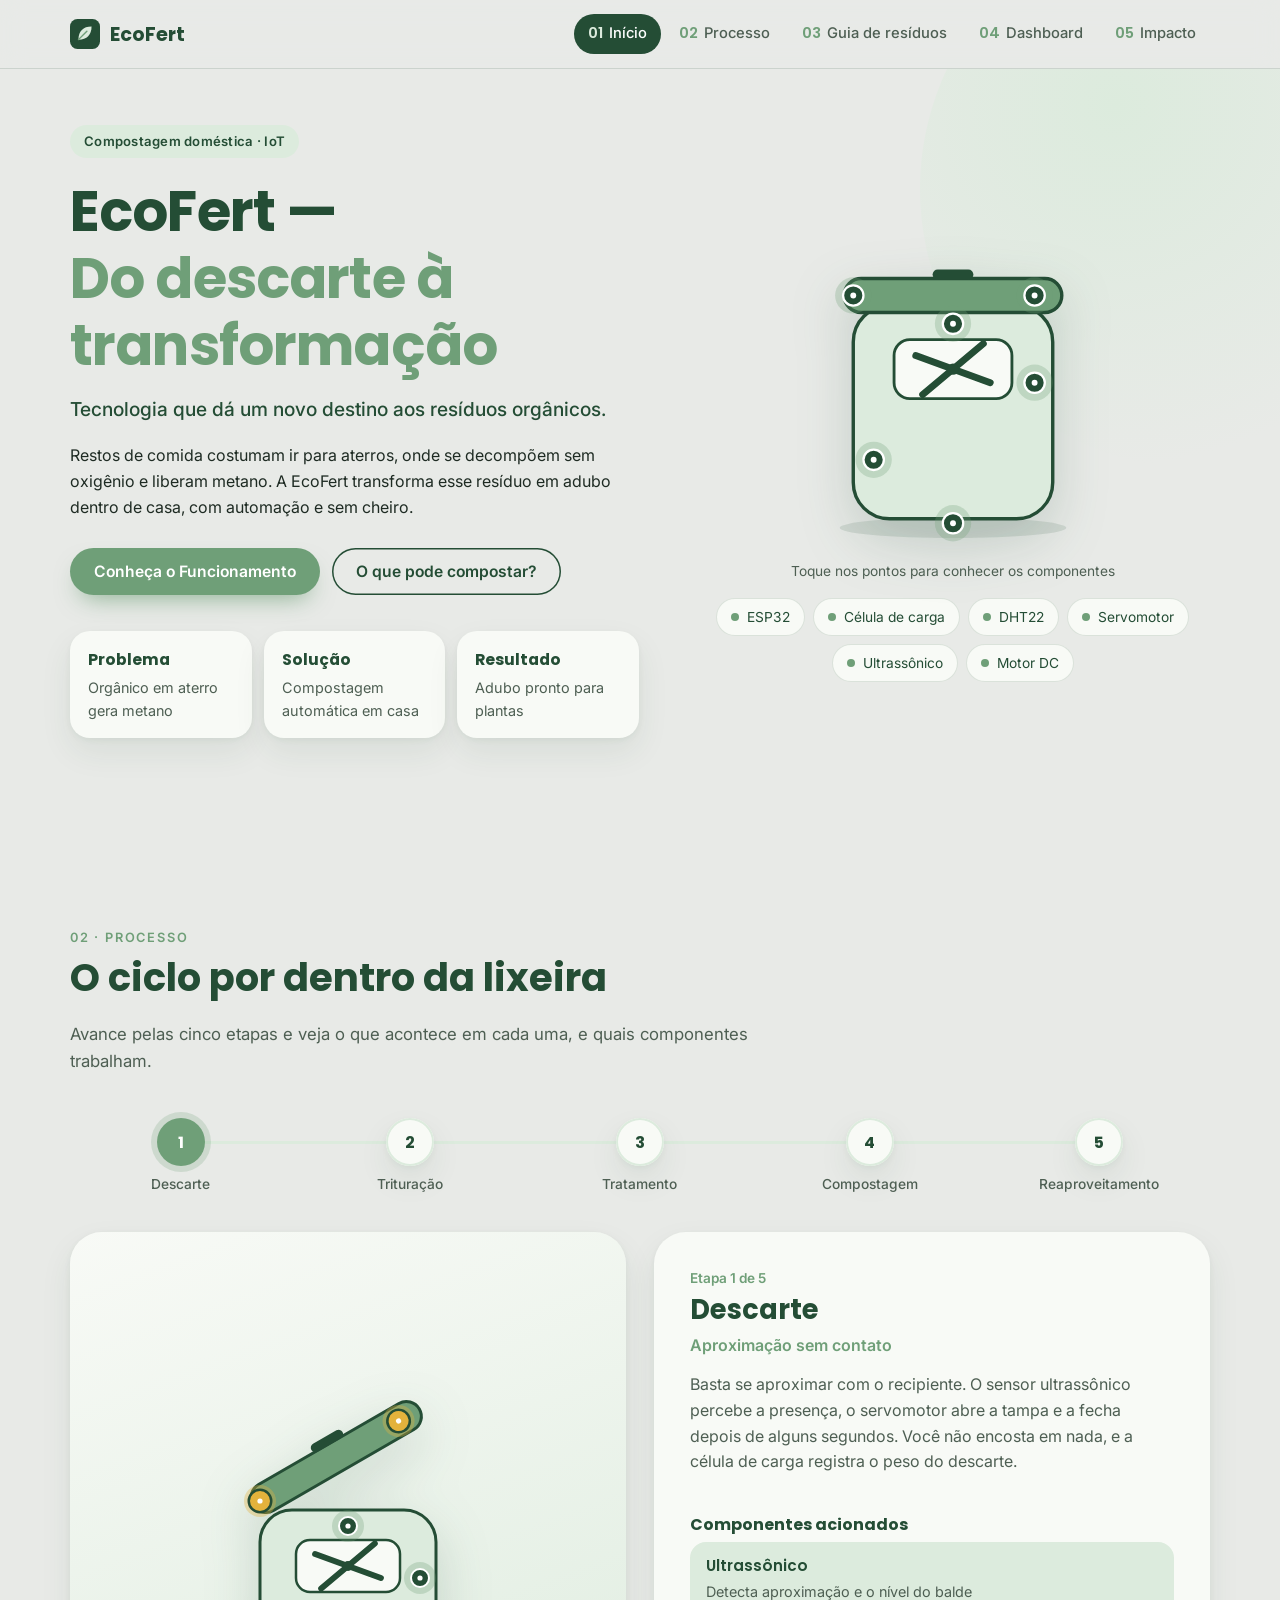
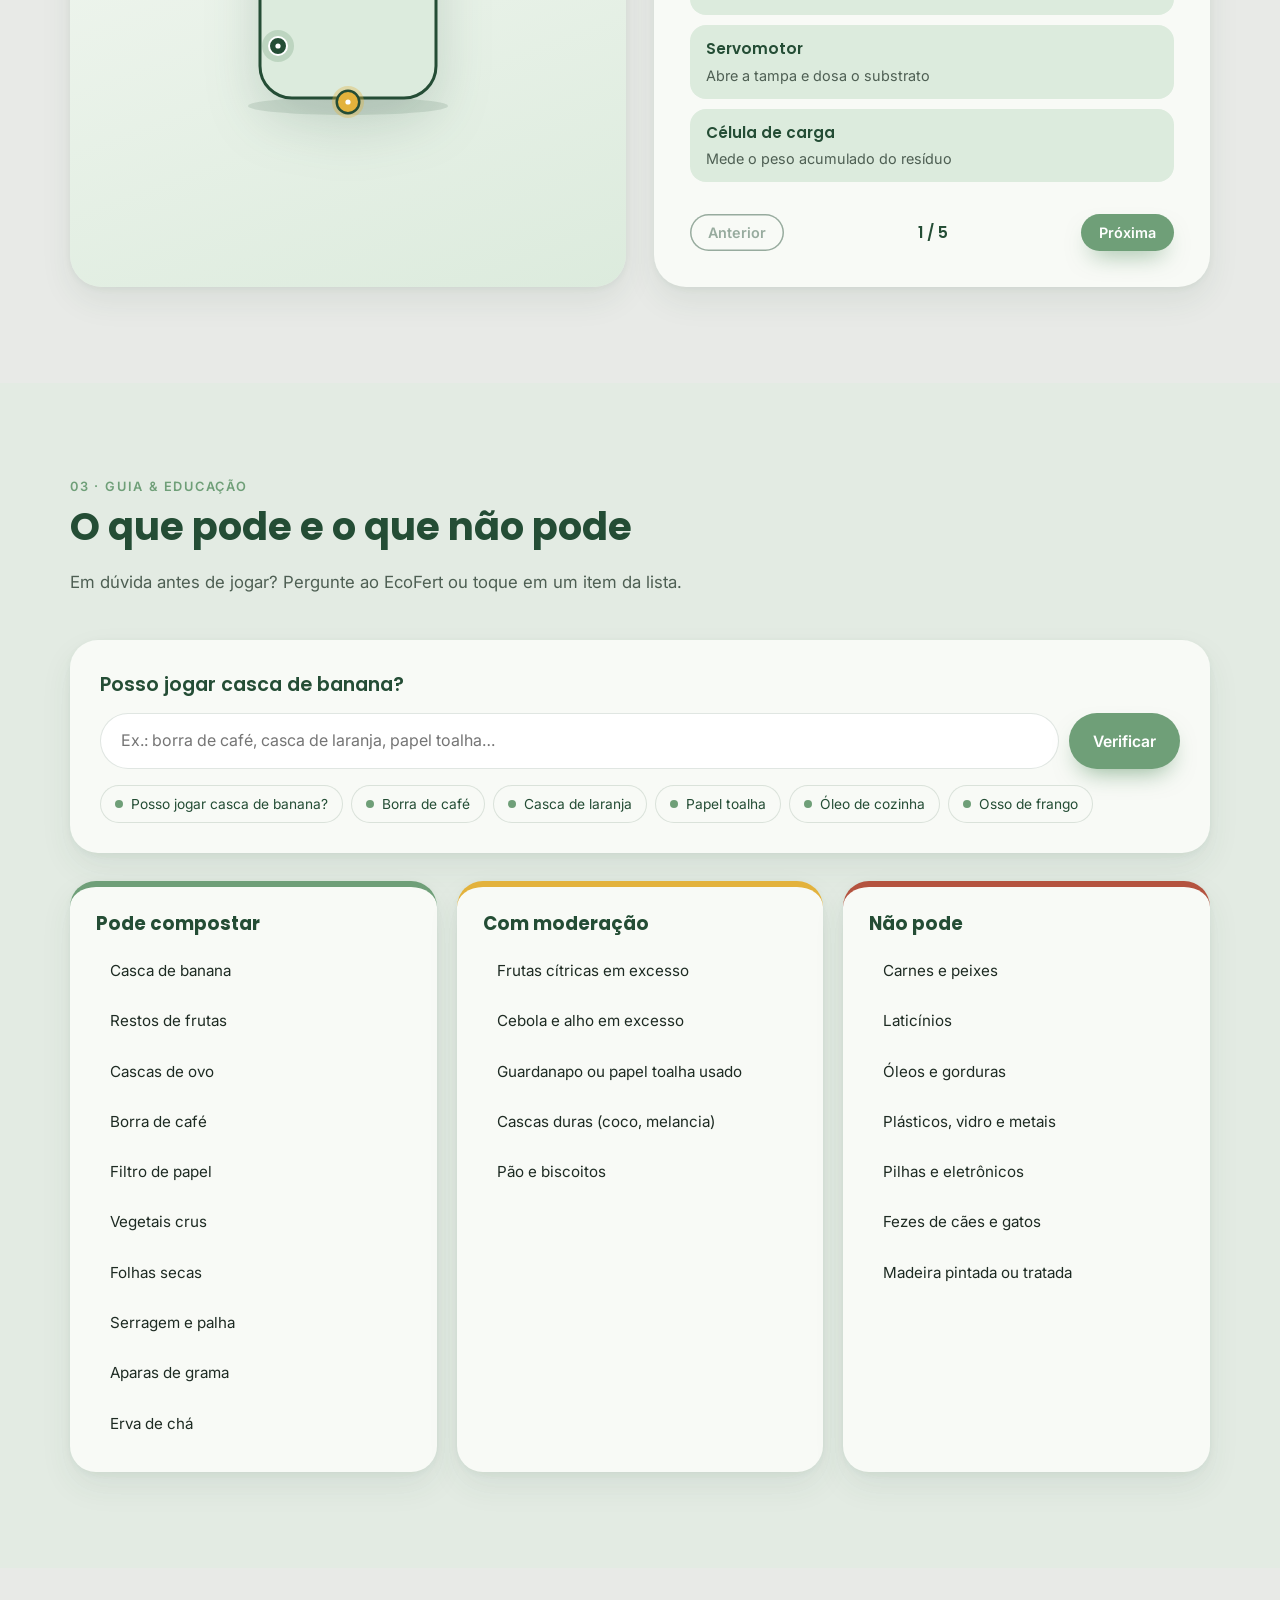
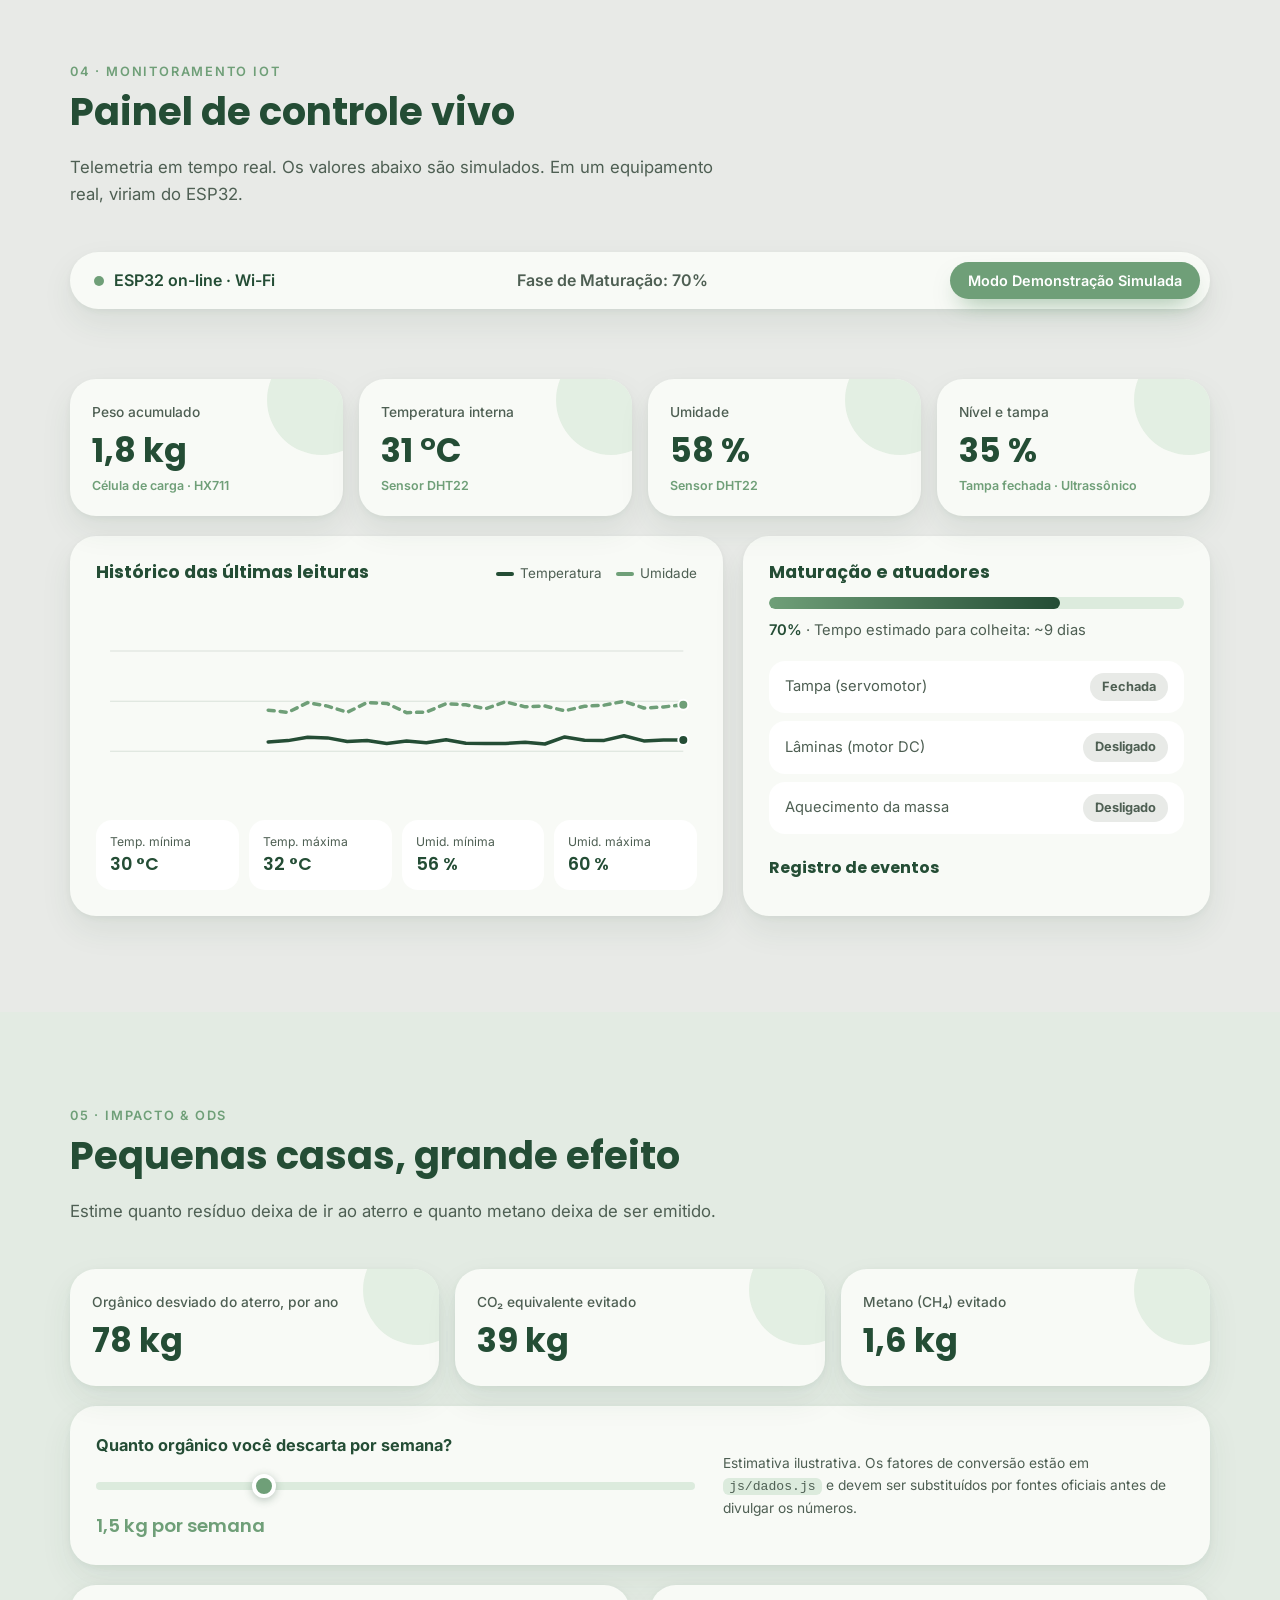
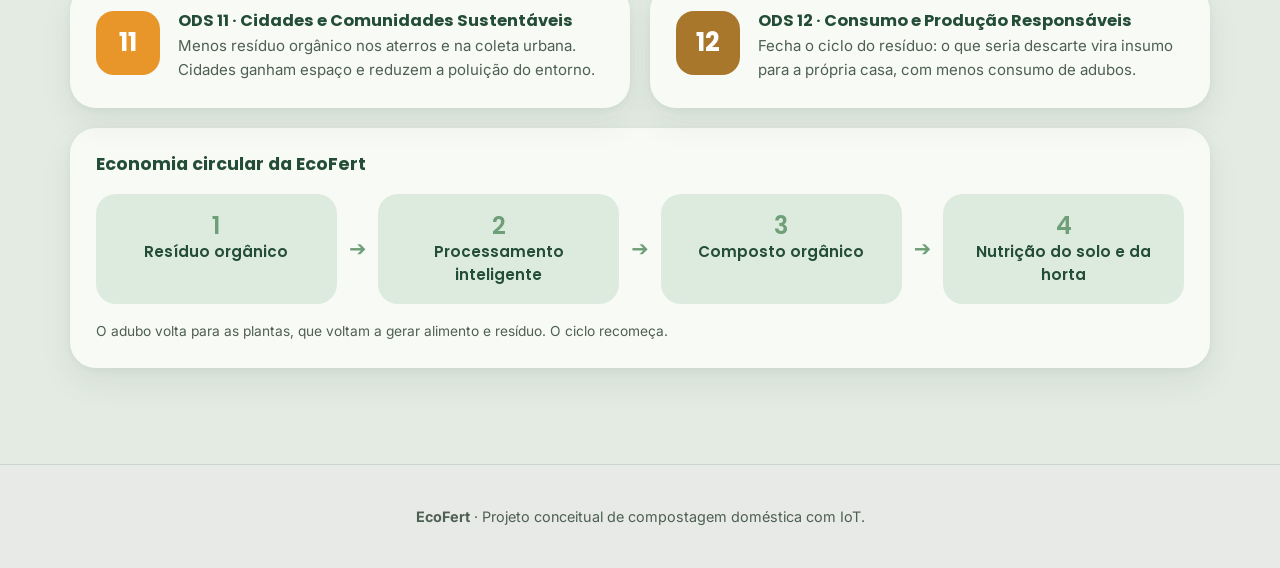
<file: ecofert/index.html>
<!DOCTYPE html>
<html lang="pt-BR">
<head>
  <meta charset="UTF-8">
  <meta name="viewport" content="width=device-width, initial-scale=1.0">
  <title>EcoFert — Do descarte à transformação</title>
  <meta name="description" content="EcoFert: lixeira inteligente de compostagem doméstica, com sensores e automação, que transforma resíduos orgânicos em adubo.">
  <link rel="icon" href="favicon.svg" type="image/svg+xml">
  <link rel="preconnect" href="https://fonts.googleapis.com">
  <link rel="preconnect" href="https://fonts.gstatic.com" crossorigin>
  <link href="https://fonts.googleapis.com/css2?family=Inter:wght@400;500;600;700&family=Poppins:wght@500;600;700&display=swap" rel="stylesheet">
  <link rel="stylesheet" href="css/ecofert.css">
</head>
<body>

  <a class="pular" href="#inicio">Pular para o conteúdo</a>

  <header class="topo">
    <div class="container topo-inner">
      <a href="#inicio" class="marca" aria-label="EcoFert, início">
        <svg width="30" height="30" viewBox="0 0 64 64" aria-hidden="true"><rect width="64" height="64" rx="16" fill="#244D35"/><path d="M18 44c0-18 10-28 28-28 0 18-10 28-28 28Z" fill="#DCEBDD"/><path d="M18 44 36 26" stroke="#6F9F78" stroke-width="3" stroke-linecap="round"/></svg>
        <span>EcoFert</span>
      </a>
      <nav class="menu" aria-label="Seções da página">
        <a href="#inicio" data-secao="inicio"><b>01</b>Início</a>
        <a href="#processo" data-secao="processo"><b>02</b>Processo</a>
        <a href="#guia" data-secao="guia"><b>03</b>Guia de resíduos</a>
        <a href="#dashboard" data-secao="dashboard"><b>04</b>Dashboard</a>
        <a href="#impacto" data-secao="impacto"><b>05</b>Impacto</a>
      </nav>
    </div>
  </header>

  <main>

    <!-- 01. INÍCIO -->
    <section id="inicio" class="secao hero">
      <div class="container hero-grid">
        <div class="hero-texto">
          <span class="selo">Compostagem doméstica · IoT</span>
          <h1>EcoFert — <span>Do descarte à transformação</span></h1>
          <p class="lead">Tecnologia que dá um novo destino aos resíduos orgânicos.</p>
          <p>Restos de comida costumam ir para aterros, onde se decompõem sem oxigênio e liberam metano. A EcoFert transforma esse resíduo em adubo dentro de casa, com automação e sem cheiro.</p>

          <div class="acoes">
            <a class="btn btn-primario" href="#processo">Conheça o Funcionamento</a>
            <a class="btn btn-secundario" href="#guia">O que pode compostar?</a>
          </div>

          <ul class="problema" aria-label="Resumo do problema e da solução">
            <li><b>Problema</b>Orgânico em aterro gera metano</li>
            <li><b>Solução</b>Compostagem automática em casa</li>
            <li><b>Resultado</b>Adubo pronto para plantas</li>
          </ul>
        </div>

        <div class="hero-visual">
          <div class="bin-wrap bin-hero" data-lixeira aria-label="Ilustração interativa da lixeira"></div>
          <p class="dica-toque">Toque nos pontos para conhecer os componentes</p>
          <ul class="legenda" id="legenda-hero"></ul>
        </div>
      </div>
    </section>

    <!-- 02. PROCESSO INTERATIVO -->
    <section id="processo" class="secao">
      <div class="container">
        <header class="cabecalho-secao">
          <span class="num">02 · Processo</span>
          <h2>O ciclo por dentro da lixeira</h2>
          <p>Avance pelas cinco etapas e veja o que acontece em cada uma, e quais componentes trabalham.</p>
        </header>

        <div class="trilha" id="trilha" role="group" aria-label="Etapas do processo"></div>

        <div class="processo-grid">
          <div class="palco">
            <div class="bin-wrap" data-lixeira aria-label="Lixeira na etapa atual"></div>
          </div>

          <article class="detalhe" id="detalhe" aria-live="polite">
            <p class="etapa-num" id="etapa-num">Etapa 1 de 5</p>
            <h3 id="etapa-titulo"></h3>
            <p class="sub" id="etapa-sub"></p>
            <p id="etapa-texto"></p>

            <h4>Componentes acionados</h4>
            <ul class="comps" id="etapa-comps"></ul>

            <div class="controles">
              <button type="button" class="btn btn-secundario btn-pequeno" id="prev">Anterior</button>
              <span class="contador" id="contador">1 / 5</span>
              <button type="button" class="btn btn-primario btn-pequeno" id="next">Próxima</button>
            </div>
          </article>
        </div>
      </div>
    </section>

    <!-- 03. GUIA DE RESÍDUOS -->
    <section id="guia" class="secao secao-alt">
      <div class="container">
        <header class="cabecalho-secao">
          <span class="num">03 · Guia & educação</span>
          <h2>O que pode e o que não pode</h2>
          <p>Em dúvida antes de jogar? Pergunte ao EcoFert ou toque em um item da lista.</p>
        </header>

        <div class="busca">
          <form id="form-busca" role="search">
            <label for="busca">Posso jogar casca de banana?</label>
            <div class="busca-linha">
              <input id="busca" type="search" placeholder="Ex.: borra de café, casca de laranja, papel toalha…" autocomplete="off">
              <button type="submit" class="btn btn-primario">Verificar</button>
            </div>
          </form>
          <div class="sugestoes" id="sugestoes"></div>
          <div class="resposta" id="resposta" aria-live="polite"></div>
        </div>

        <div class="colunas" id="colunas"></div>
      </div>
    </section>

    <!-- 04. DASHBOARD IOT -->
    <section id="dashboard" class="secao">
      <div class="container">
        <header class="cabecalho-secao">
          <span class="num">04 · Monitoramento IoT</span>
          <h2>Painel de controle vivo</h2>
          <p>Telemetria em tempo real. Os valores abaixo são simulados. Em um equipamento real, viriam do ESP32.</p>
        </header>

        <div class="barra-status">
          <span class="online"><i aria-hidden="true"></i>ESP32 on-line · Wi-Fi</span>
          <span id="estagio-texto">Fase de Maturação: 70%</span>
          <button type="button" class="btn btn-primario btn-pequeno" id="btn-demo">Modo Demonstração Simulada</button>
        </div>

        <div class="demo-fase" id="demo-fase" aria-live="polite"></div>

        <div class="metricas">
          <article class="metrica">
            <p class="rotulo">Peso acumulado</p>
            <p class="valor" id="m-peso">1,8 kg</p>
            <p class="sensor">Célula de carga · HX711</p>
          </article>
          <article class="metrica">
            <p class="rotulo">Temperatura interna</p>
            <p class="valor" id="m-temp">31 °C</p>
            <p class="sensor">Sensor DHT22</p>
          </article>
          <article class="metrica">
            <p class="rotulo">Umidade</p>
            <p class="valor" id="m-umid">58 %</p>
            <p class="sensor">Sensor DHT22</p>
          </article>
          <article class="metrica">
            <p class="rotulo">Nível e tampa</p>
            <p class="valor" id="m-nivel">35 %</p>
            <p class="sensor" id="m-tampa">Tampa fechada · Ultrassônico</p>
          </article>
        </div>

        <div class="painel">
          <article class="card grafico">
            <div class="card-cab">
              <h3>Histórico das últimas leituras</h3>
              <div class="legenda-graf">
                <span><i class="sw sw-temp"></i>Temperatura</span>
                <span><i class="sw sw-umid"></i>Umidade</span>
              </div>
            </div>
            <svg id="grafico" viewBox="0 0 600 200" role="img" aria-label="Gráfico de temperatura e umidade ao longo do tempo">
              <g class="grade">
                <line x1="14" y1="50" x2="586" y2="50"/>
                <line x1="14" y1="100" x2="586" y2="100"/>
                <line x1="14" y1="150" x2="586" y2="150"/>
              </g>
              <path id="linha-umid" class="linha linha-umid" d=""/>
              <path id="linha-temp" class="linha linha-temp" d=""/>
              <circle id="ponto-umid" r="5" class="ponto ponto-umid"/>
              <circle id="ponto-temp" r="5" class="ponto ponto-temp"/>
            </svg>
            <div class="resumo-graf">
              <div><span>Temp. mínima</span><b id="t-min">–</b></div>
              <div><span>Temp. máxima</span><b id="t-max">–</b></div>
              <div><span>Umid. mínima</span><b id="u-min">–</b></div>
              <div><span>Umid. máxima</span><b id="u-max">–</b></div>
            </div>
          </article>

          <article class="card">
            <h3>Maturação e atuadores</h3>
            <div class="barra" role="progressbar" aria-label="Progresso da maturação" aria-valuemin="0" aria-valuemax="100" id="barra-prog">
              <span id="barra-mat"></span>
            </div>
            <p class="tempo"><span id="mat-pct">70%</span> · <span id="tempo-restante"></span></p>

            <ul class="atuadores" id="atuadores">
              <li data-ator="tampa"><span>Tampa (servomotor)</span><b>Fechada</b></li>
              <li data-ator="motor"><span>Lâminas (motor DC)</span><b>Desligado</b></li>
              <li data-ator="aquec"><span>Aquecimento da massa</span><b>Desligado</b></li>
            </ul>

            <h4>Registro de eventos</h4>
            <ol class="log" id="log"></ol>
          </article>
        </div>
      </div>
    </section>

    <!-- 05. IMPACTO AMBIENTAL & ODS -->
    <section id="impacto" class="secao secao-alt">
      <div class="container">
        <header class="cabecalho-secao">
          <span class="num">05 · Impacto & ODS</span>
          <h2>Pequenas casas, grande efeito</h2>
          <p>Estime quanto resíduo deixa de ir ao aterro e quanto metano deixa de ser emitido.</p>
        </header>

        <div class="imp-cards">
          <article class="metrica">
            <p class="rotulo">Orgânico desviado do aterro, por ano</p>
            <p class="valor" id="imp-kg">78 kg</p>
          </article>
          <article class="metrica">
            <p class="rotulo">CO₂ equivalente evitado</p>
            <p class="valor" id="imp-co2">39 kg</p>
          </article>
          <article class="metrica">
            <p class="rotulo">Metano (CH₄) evitado</p>
            <p class="valor" id="imp-ch4">1,6 kg</p>
          </article>
        </div>

        <div class="card calc">
          <div>
            <label for="kg-semana"><b>Quanto orgânico você descarta por semana?</b></label>
            <input id="kg-semana" type="range" min="0.2" max="5" step="0.1" value="1.5">
            <p class="saida" id="kg-sem-out">1,5 kg por semana</p>
          </div>
          <p class="nota">Estimativa ilustrativa. Os fatores de conversão estão em <code>js/dados.js</code> e devem ser substituídos por fontes oficiais antes de divulgar os números.</p>
        </div>

        <div class="ods">
          <article class="card ods-card">
            <div class="ods-num ods-11" aria-hidden="true">11</div>
            <div>
              <h3>ODS 11 · Cidades e Comunidades Sustentáveis</h3>
              <p>Menos resíduo orgânico nos aterros e na coleta urbana. Cidades ganham espaço e reduzem a poluição do entorno.</p>
            </div>
          </article>
          <article class="card ods-card">
            <div class="ods-num ods-12" aria-hidden="true">12</div>
            <div>
              <h3>ODS 12 · Consumo e Produção Responsáveis</h3>
              <p>Fecha o ciclo do resíduo: o que seria descarte vira insumo para a própria casa, com menos consumo de adubos.</p>
            </div>
          </article>
        </div>

        <article class="card">
          <h3>Economia circular da EcoFert</h3>
          <ol class="fluxo">
            <li><span>1</span>Resíduo orgânico</li>
            <li class="seta" aria-hidden="true">➔</li>
            <li><span>2</span>Processamento inteligente</li>
            <li class="seta" aria-hidden="true">➔</li>
            <li><span>3</span>Composto orgânico</li>
            <li class="seta" aria-hidden="true">➔</li>
            <li><span>4</span>Nutrição do solo e da horta</li>
          </ol>
          <p class="nota">O adubo volta para as plantas, que voltam a gerar alimento e resíduo. O ciclo recomeça.</p>
        </article>
      </div>
    </section>

  </main>

  <footer class="rodape">
    <div class="container">
      <p><b>EcoFert</b> · Projeto conceitual de compostagem doméstica com IoT.</p>
    </div>
  </footer>

  <!-- Modal de detalhes do componente -->
  <dialog id="modal-sensor" class="modal" aria-labelledby="modal-titulo">
    <div class="modal-corpo">
      <button type="button" class="fechar" data-fechar aria-label="Fechar">×</button>
      <p class="modal-tag" id="modal-tag"></p>
      <h3 id="modal-titulo"></h3>
      <p><b>Função no sistema:</b> <span id="modal-funcao"></span></p>
      <p><b>Quando é acionado:</b> <span id="modal-quando"></span></p>
      <h4>Trecho de código</h4>
      <pre><code id="modal-codigo"></code></pre>
    </div>
  </dialog>

  <script src="js/dados.js"></script>
  <script src="js/app.js"></script>
  <script src="js/dashboard.js"></script>
</body>
</html>
</file>
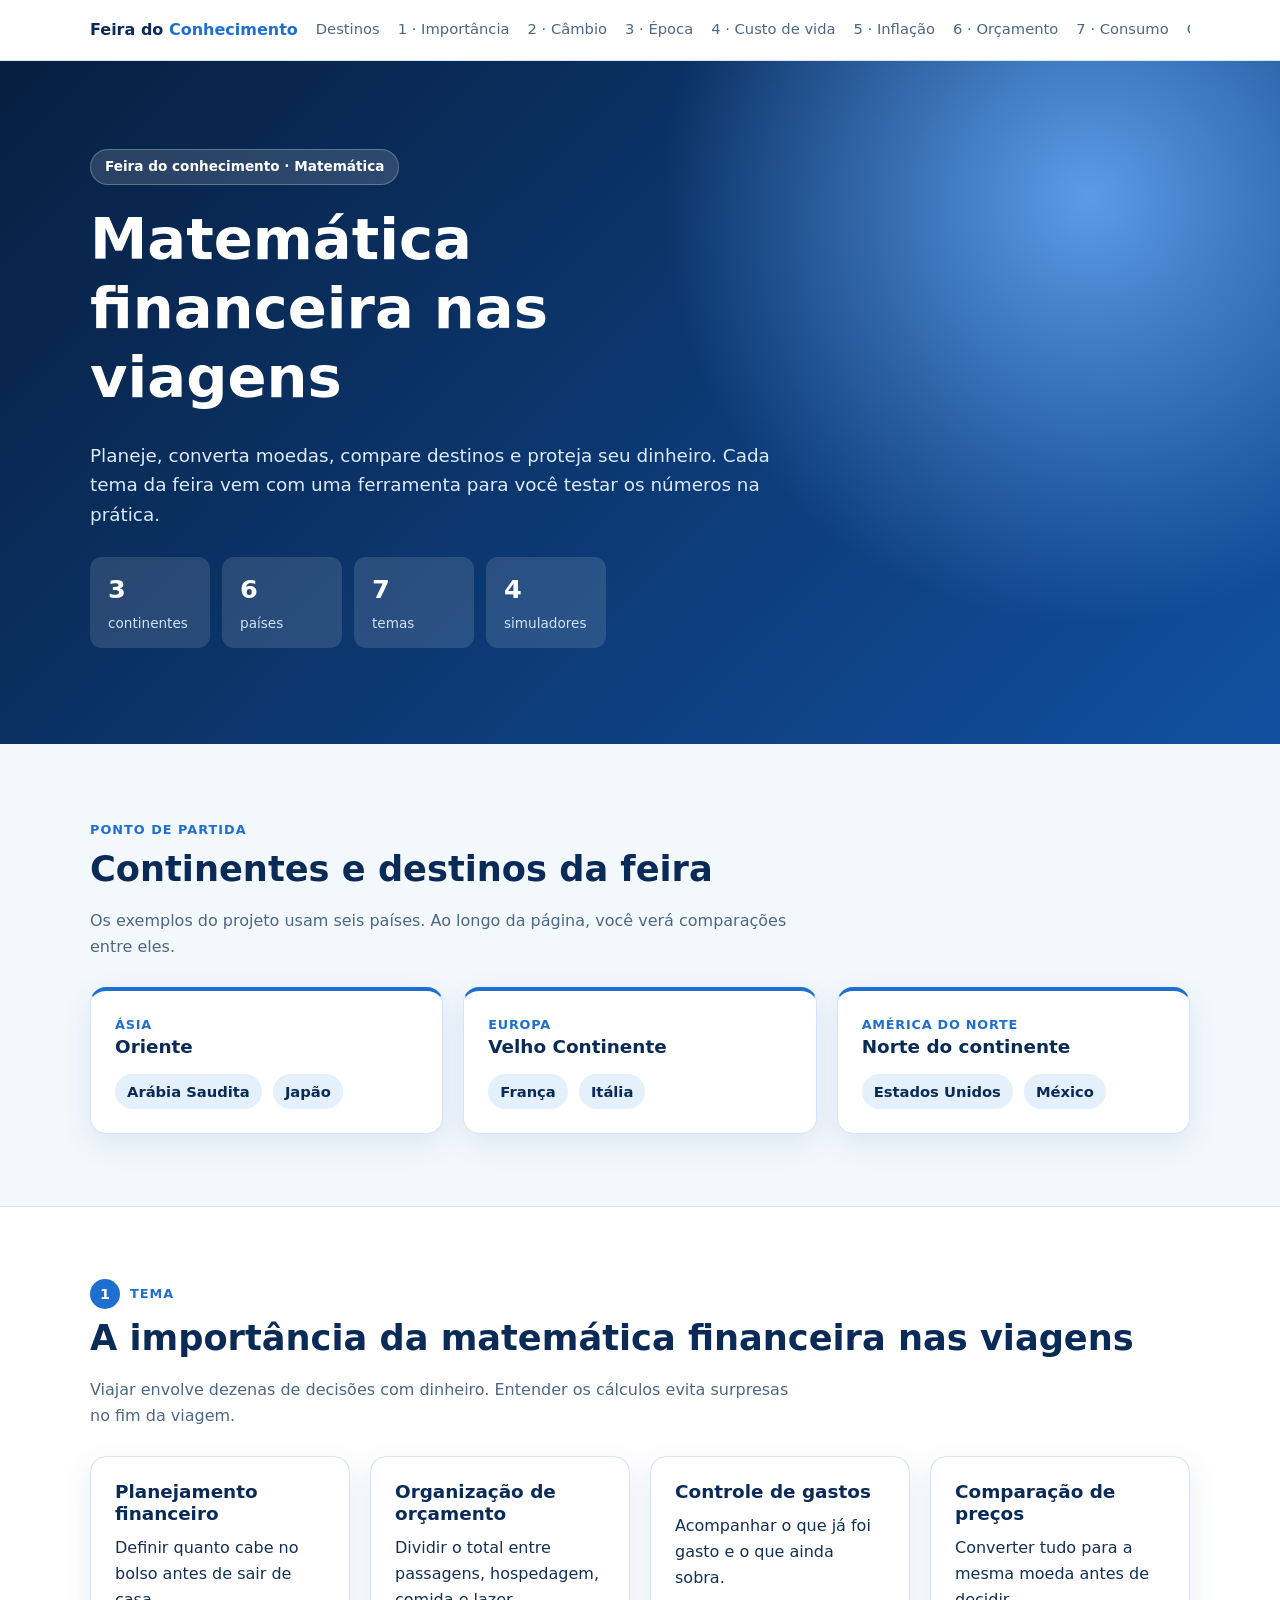
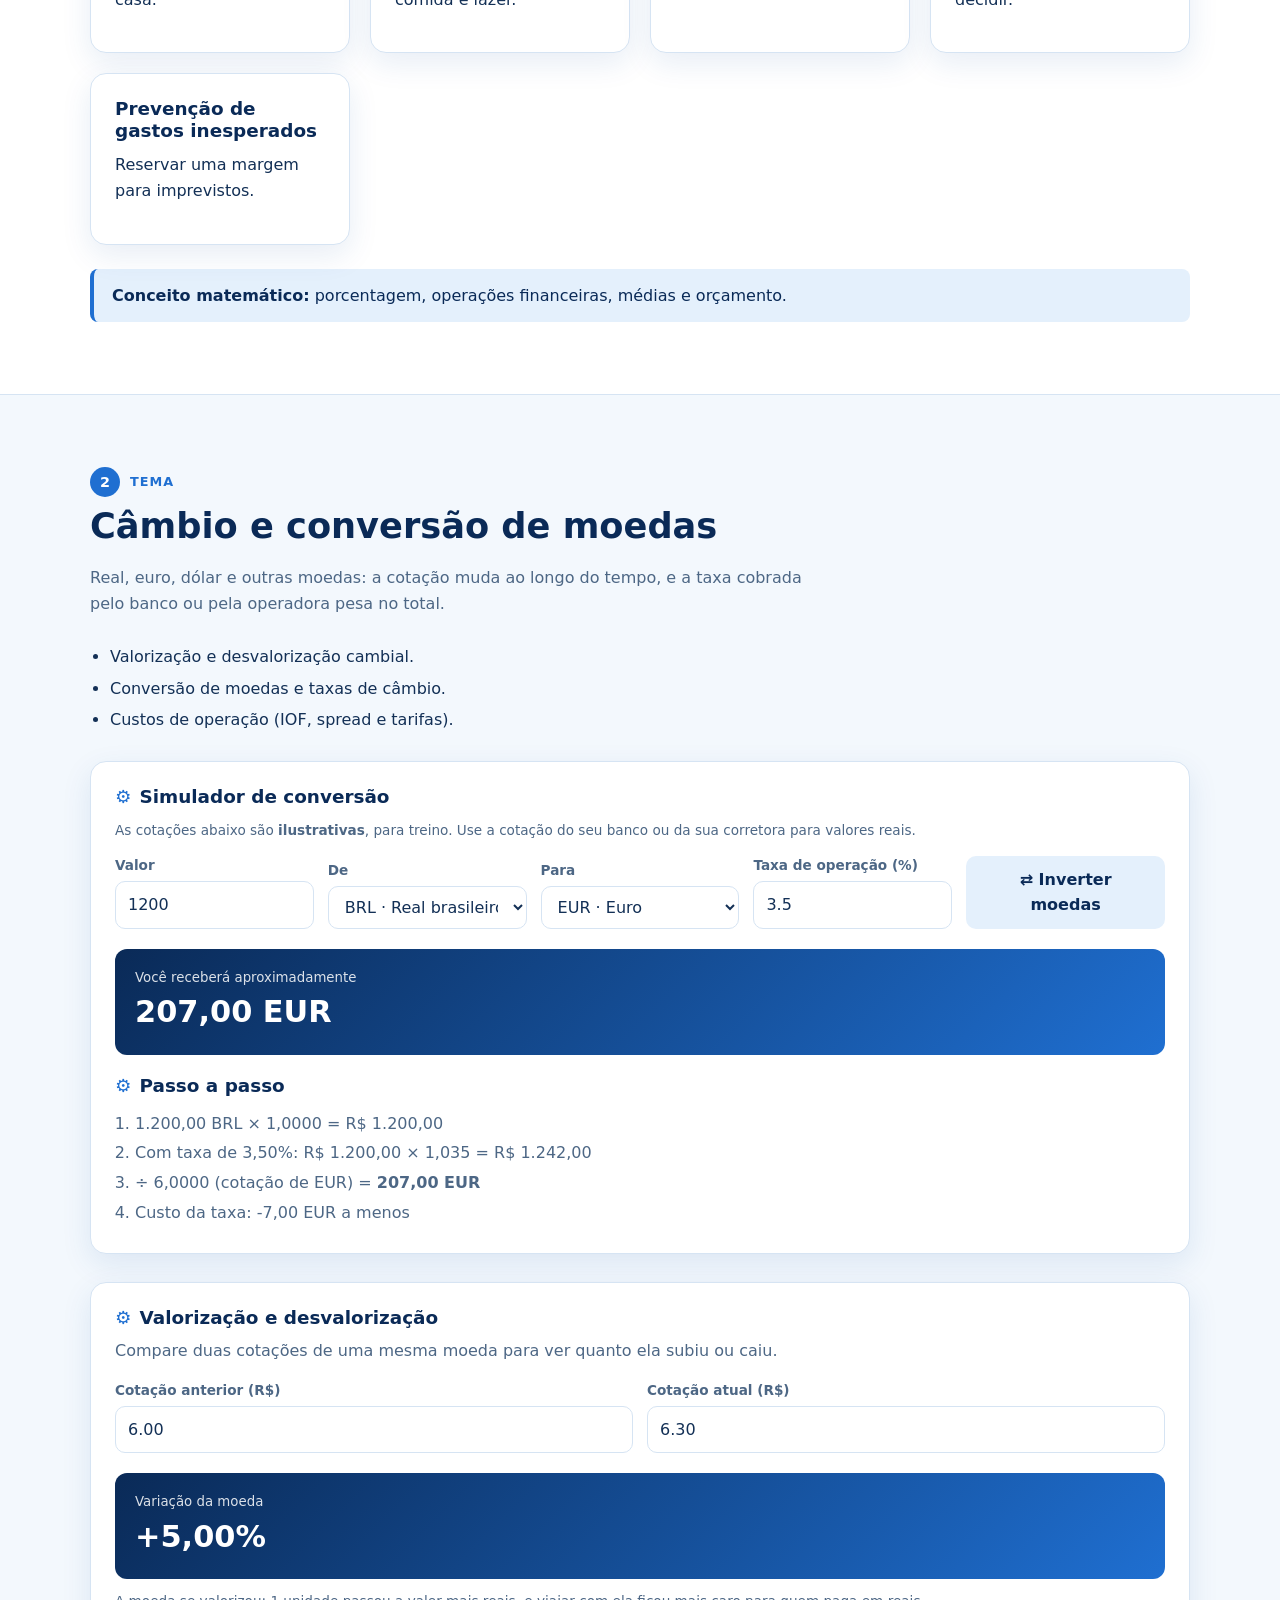
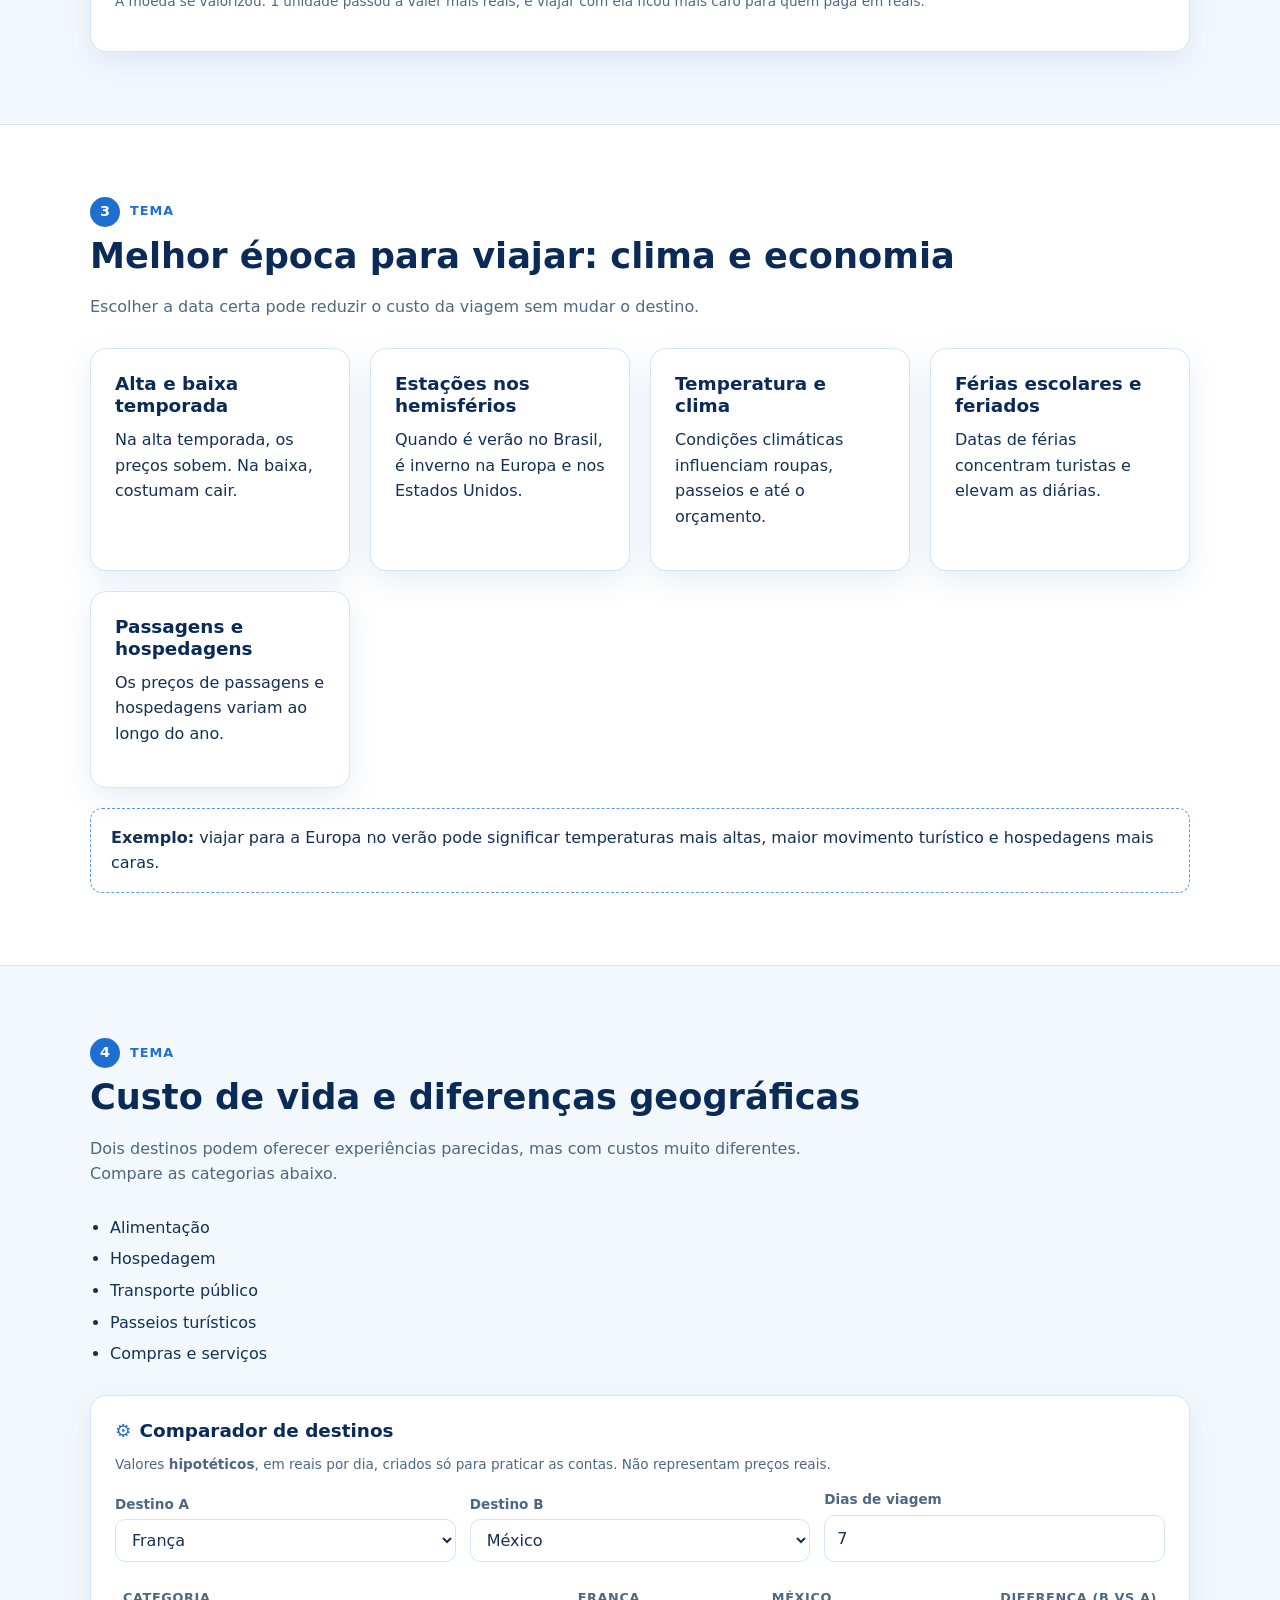
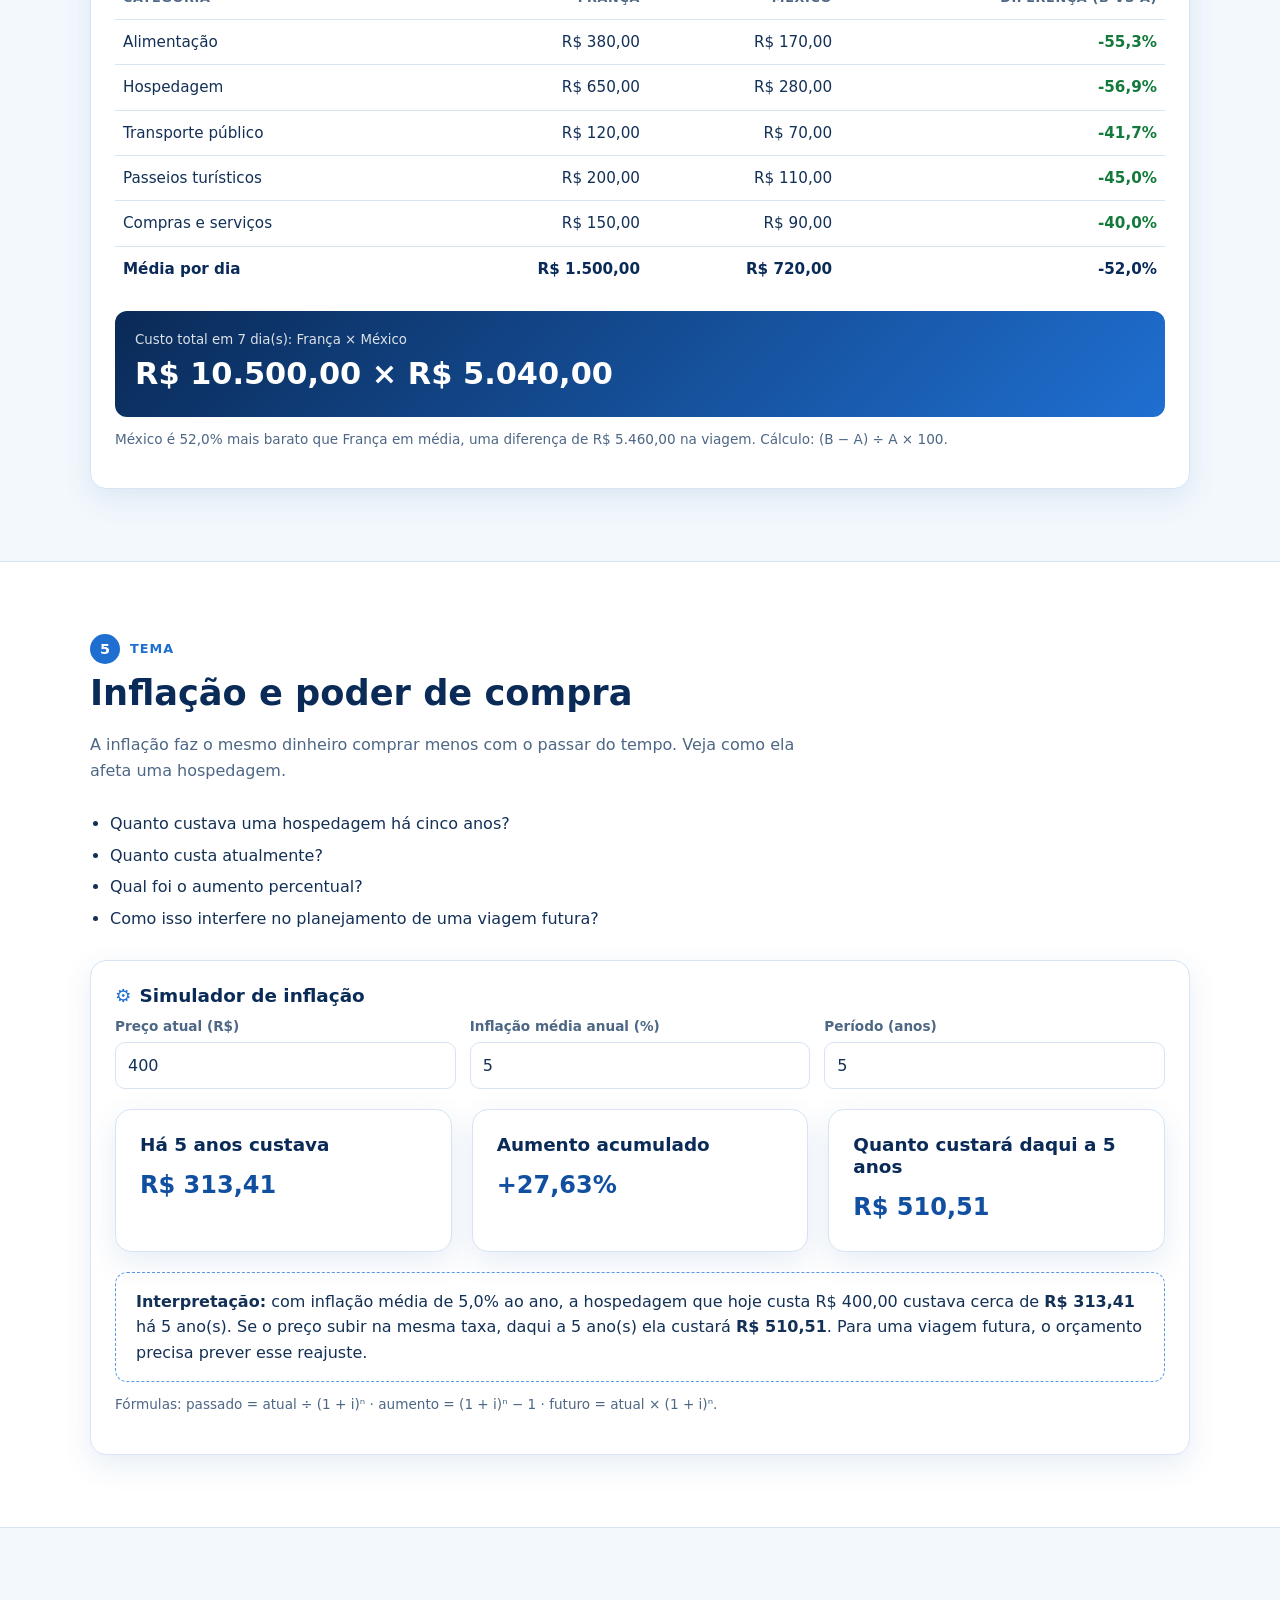
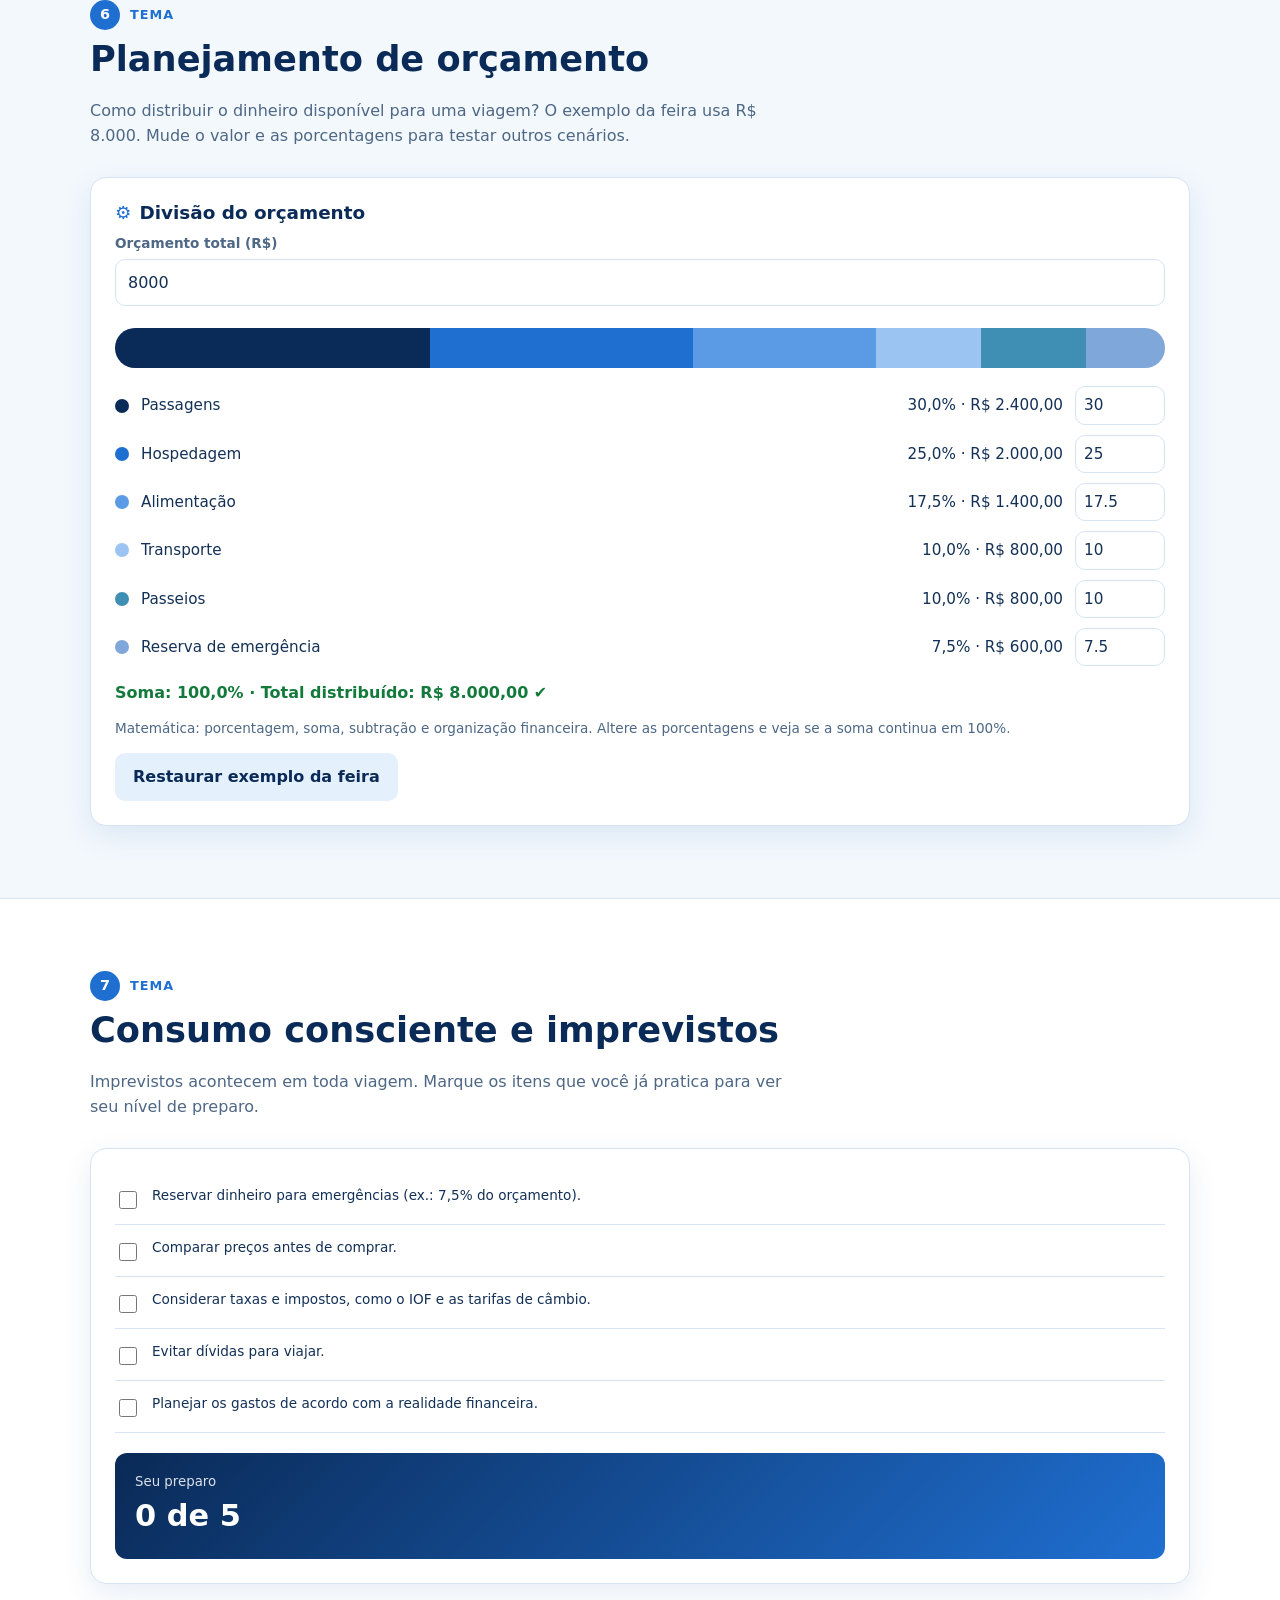
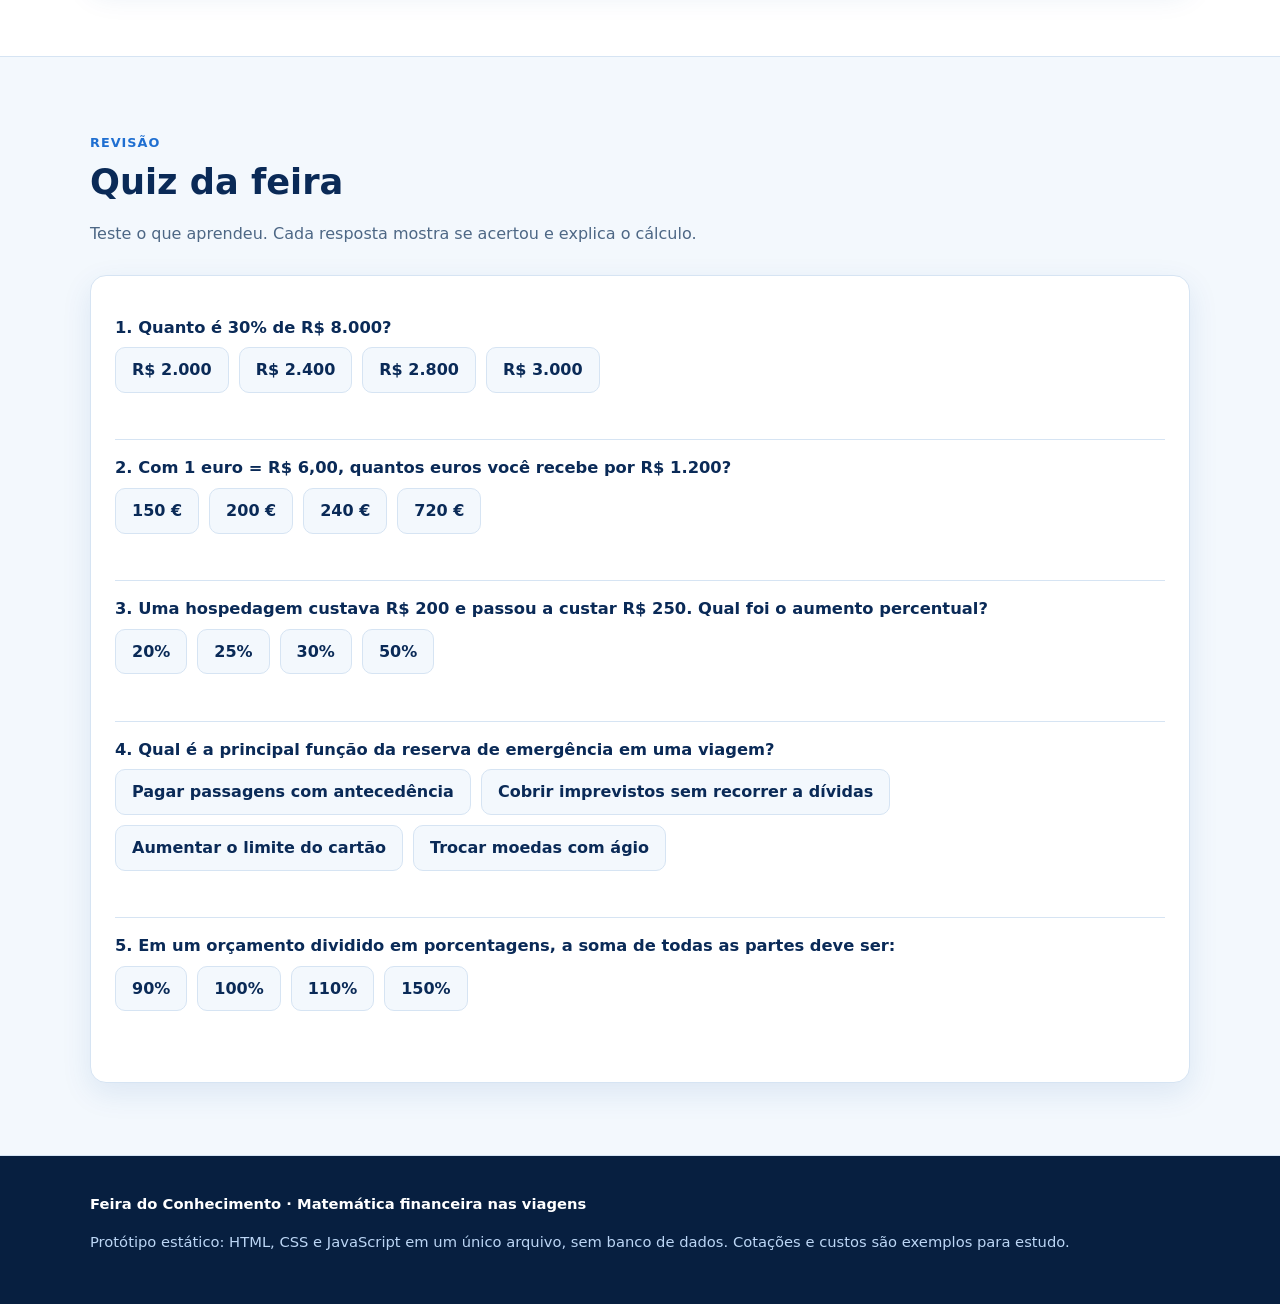
<file: feira-do-conhecimento/index.html>
<!doctype html>
<html lang="pt-BR">
<head>
  <meta charset="utf-8">
  <meta name="viewport" content="width=device-width, initial-scale=1">
  <title>Feira do Conhecimento · Matemática nas Viagens</title>
  <meta name="description" content="Protótipo interativo sobre matemática financeira nas viagens: câmbio, custo de vida, inflação e planejamento de orçamento.">
  <style>
    :root {
      --azul-950: #071f40;
      --azul-900: #0a2a57;
      --azul-700: #1150a0;
      --azul-600: #1f6fd1;
      --azul-400: #5b9be6;
      --azul-200: #cfe3f8;
      --azul-100: #e4f0fc;
      --azul-50:  #f3f8fd;
      --branco:   #ffffff;
      --texto:    #133056;
      --muted:    #4d6785;
      --borda:    #d6e4f3;
      --sombra:   0 10px 30px rgba(17, 80, 160, .10);
      --raio:     16px;
    }

    * { box-sizing: border-box; }
    html { scroll-behavior: smooth; scroll-padding-top: 76px; }
    body {
      margin: 0;
      font-family: system-ui, -apple-system, "Segoe UI", Roboto, Helvetica, Arial, sans-serif;
      color: var(--texto);
      background: var(--branco);
      line-height: 1.6;
    }
    h1, h2, h3 { line-height: 1.2; color: var(--azul-900); margin: 0 0 .5em; }
    h1 { font-size: clamp(2.2rem, 5vw, 3.6rem); }
    h2 { font-size: clamp(1.6rem, 3.5vw, 2.2rem); }
    h3 { font-size: 1.15rem; }
    p { margin: 0 0 1em; }
    a { color: var(--azul-700); }
    .container { width: min(1100px, calc(100% - 32px)); margin-inline: auto; }

    /* ---------- Navegação ---------- */
    header.topo {
      position: sticky; top: 0; z-index: 10;
      background: rgba(255,255,255,.92);
      backdrop-filter: blur(8px);
      border-bottom: 1px solid var(--borda);
    }
    .topo .container {
      display: flex; align-items: center; justify-content: space-between; gap: 16px;
      min-height: 60px;
    }
    .marca { font-weight: 800; color: var(--azul-900); text-decoration: none; white-space: nowrap; }
    .marca span { color: var(--azul-600); }
    nav.menu { display: flex; gap: 14px; overflow-x: auto; scrollbar-width: none; }
    nav.menu::-webkit-scrollbar { display: none; }
    nav.menu a {
      text-decoration: none; color: var(--muted); font-size: .92rem; white-space: nowrap;
      padding: 6px 2px; border-bottom: 2px solid transparent;
    }
    nav.menu a:hover { color: var(--azul-700); border-bottom-color: var(--azul-400); }

    /* ---------- Hero ---------- */
    .hero {
      background:
        radial-gradient(circle at 85% 20%, var(--azul-400) 0, transparent 35%),
        linear-gradient(135deg, var(--azul-950), var(--azul-700));
      color: var(--branco);
      padding: 88px 0 96px;
    }
    .hero h1 { color: var(--branco); max-width: 15ch; }
    .hero p.lead { font-size: 1.15rem; max-width: 60ch; color: #dbeaff; }
    .selo {
      display: inline-block; font-size: .85rem; font-weight: 600;
      background: rgba(255,255,255,.14); border: 1px solid rgba(255,255,255,.25);
      padding: 6px 14px; border-radius: 999px; margin-bottom: 20px;
    }
    .hero-stats { display: flex; flex-wrap: wrap; gap: 12px; margin-top: 28px; }
    .hero-stats div {
      background: rgba(255,255,255,.12); border-radius: 12px; padding: 12px 18px; min-width: 120px;
    }
    .hero-stats strong { display: block; font-size: 1.6rem; }
    .hero-stats span { font-size: .85rem; color: #cfe3f8; }

    /* ---------- Layout de seções ---------- */
    section.bloco { padding: 72px 0; border-bottom: 1px solid var(--borda); }
    section.bloco:nth-of-type(even) { background: var(--azul-50); }
    .rotulo {
      display: inline-flex; align-items: center; gap: 10px;
      font-size: .8rem; font-weight: 700; letter-spacing: .08em; text-transform: uppercase;
      color: var(--azul-600); margin-bottom: 8px;
    }
    .rotulo b {
      display: grid; place-items: center; width: 30px; height: 30px; border-radius: 50%;
      background: var(--azul-600); color: var(--branco); font-size: .9rem; letter-spacing: 0;
    }
    .intro { color: var(--muted); max-width: 70ch; margin-bottom: 28px; }
    .grade { display: grid; gap: 20px; grid-template-columns: repeat(auto-fit, minmax(240px, 1fr)); }
    .card {
      background: var(--branco); border: 1px solid var(--borda); border-radius: var(--raio);
      padding: 24px; box-shadow: var(--sombra);
    }
    .card h3 { margin-bottom: 10px; }
    ul.lista { margin: 0; padding-left: 20px; }
    ul.lista li { margin-bottom: 6px; }
    .conceito {
      margin-top: 24px; padding: 14px 18px; border-left: 4px solid var(--azul-600);
      background: var(--azul-100); border-radius: 8px; color: var(--azul-900);
    }
    .exemplo {
      margin-top: 20px; padding: 16px 20px; background: var(--branco);
      border: 1px dashed var(--azul-400); border-radius: 12px;
    }

    /* ---------- Destinos ---------- */
    .continente { border-top: 4px solid var(--azul-600); }
    .continente .tag { font-size: .8rem; color: var(--azul-600); font-weight: 700; text-transform: uppercase; letter-spacing: .06em; }
    .pais-chip {
      display: inline-block; margin: 6px 6px 0 0; padding: 6px 12px; border-radius: 999px;
      background: var(--azul-100); color: var(--azul-900); font-size: .92rem; font-weight: 600;
    }

    /* ---------- Ferramentas ---------- */
    .ferramenta {
      margin-top: 28px; background: var(--branco); border: 1px solid var(--borda);
      border-radius: var(--raio); padding: 24px; box-shadow: var(--sombra);
    }
    .ferramenta > h3 { display: flex; align-items: center; gap: 8px; }
    .ferramenta > h3::before { content: "⚙"; color: var(--azul-600); }
    .form-grid { display: grid; gap: 14px; grid-template-columns: repeat(auto-fit, minmax(170px, 1fr)); align-items: end; }
    label { display: block; font-size: .85rem; font-weight: 600; color: var(--muted); margin-bottom: 4px; }
    input[type="number"], select {
      width: 100%; font: inherit; color: var(--texto); background: var(--branco);
      border: 1.5px solid var(--borda); border-radius: 10px; padding: 10px 12px;
    }
    input:focus, select:focus, button:focus-visible { outline: 3px solid var(--azul-200); outline-offset: 1px; border-color: var(--azul-600); }
    button {
      font: inherit; font-weight: 700; cursor: pointer; border: 0; border-radius: 10px;
      background: var(--azul-600); color: var(--branco); padding: 11px 18px;
    }
    button:hover { background: var(--azul-700); }
    button.secundario { background: var(--azul-100); color: var(--azul-900); }
    button.secundario:hover { background: var(--azul-200); }
    .resultado-destaque {
      margin-top: 20px; padding: 18px 20px; border-radius: 12px;
      background: linear-gradient(135deg, var(--azul-900), var(--azul-600)); color: var(--branco);
    }
    .resultado-destaque small { opacity: .85; display: block; }
    .resultado-destaque strong { font-size: clamp(1.4rem, 3vw, 1.9rem); }
    ol.passos, ul.passos { margin: 14px 0 0; padding-left: 20px; color: var(--muted); }
    ol.passos li, ul.passos li { margin-bottom: 4px; }
    .aviso { font-size: .85rem; color: var(--muted); margin-top: 12px; }
    .aviso.erro { color: #b42318; font-weight: 600; }

    table { width: 100%; border-collapse: collapse; margin-top: 16px; font-size: .95rem; }
    th, td { text-align: left; padding: 10px 8px; border-bottom: 1px solid var(--borda); }
    th { font-size: .8rem; text-transform: uppercase; letter-spacing: .05em; color: var(--muted); }
    td.num, th.num { text-align: right; font-variant-numeric: tabular-nums; }
    tfoot td { font-weight: 800; color: var(--azul-900); border-bottom: 0; }
    .pos { color: #b42318; font-weight: 600; }
    .neg { color: #137a3b; font-weight: 600; }

    /* ---------- Barra de orçamento ---------- */
    .barra {
      display: flex; height: 40px; border-radius: 999px; overflow: hidden;
      background: var(--azul-100); margin-top: 22px;
    }
    .barra div { height: 100%; transition: flex-basis .35s ease; min-width: 0; }
    .legenda { display: grid; gap: 10px; margin-top: 18px; }
    .legenda-item {
      display: grid; grid-template-columns: 14px 1fr auto auto; gap: 12px; align-items: center;
      font-size: .95rem;
    }
    .bolinha { width: 14px; height: 14px; border-radius: 50%; }
    .legenda-item input { width: 90px; padding: 6px 8px; }
    .soma { margin-top: 14px; font-weight: 700; }
    .soma.ok { color: #137a3b; }

    /* ---------- Inflação e lista de checagem ---------- */
    .checklist { list-style: none; padding: 0; margin: 0; }
    .checklist li {
      display: flex; gap: 12px; align-items: flex-start; padding: 12px 0; border-bottom: 1px solid var(--borda);
    }
    .checklist input { margin-top: 6px; width: 18px; height: 18px; accent-color: var(--azul-600); flex: none; }
    .checklist label { font-weight: 500; color: var(--texto); margin: 0; cursor: pointer; }

    /* ---------- Quiz ---------- */
    .pergunta { padding: 18px 0; border-bottom: 1px solid var(--borda); }
    .pergunta:last-of-type { border-bottom: 0; }
    .pergunta h3 { font-size: 1.02rem; }
    .opcoes { display: flex; flex-wrap: wrap; gap: 10px; margin-top: 10px; }
    .opcao {
      background: var(--azul-50); color: var(--azul-900); border: 1.5px solid var(--borda);
      padding: 9px 16px; font-weight: 600;
    }
    .opcao:hover:not(:disabled) { background: var(--azul-100); }
    .opcao.certa { background: #e3f7ea; border-color: #2e9e5b; color: #0f5b30; }
    .opcao.errada { background: #fde8e6; border-color: #d92d20; color: #8a1c14; }
    .opcao:disabled { cursor: default; }
    .feedback { margin-top: 8px; font-size: .92rem; min-height: 1.4em; color: var(--muted); }
    .placar {
      margin-top: 20px; padding: 16px; border-radius: 12px; background: var(--azul-100);
      color: var(--azul-900); font-weight: 700; text-align: center; display: none;
    }

    footer.rodape { background: var(--azul-950); color: #bcd6f5; padding: 36px 0; font-size: .92rem; }
    footer.rodape strong { color: var(--branco); }

    @media (max-width: 640px) {
      .topo .container { flex-direction: column; align-items: stretch; padding: 10px 0; }
      nav.menu { width: 100%; min-width: 0; }
      .hero { padding: 64px 0 72px; }
      section.bloco { padding: 52px 0; }
      .legenda-item { grid-template-columns: 14px 1fr auto; }
      .legenda-item input { grid-column: 2 / 4; width: 100%; }
      .ferramenta { padding: 18px; }
      table { font-size: .88rem; }
    }
  </style>
</head>
<body>

<header class="topo">
  <div class="container">
    <a class="marca" href="#inicio">Feira do <span>Conhecimento</span></a>
    <nav class="menu" aria-label="Seções">
      <a href="#destinos">Destinos</a>
      <a href="#importancia">1 · Importância</a>
      <a href="#cambio">2 · Câmbio</a>
      <a href="#epoca">3 · Época</a>
      <a href="#custo">4 · Custo de vida</a>
      <a href="#inflacao">5 · Inflação</a>
      <a href="#orcamento">6 · Orçamento</a>
      <a href="#consumo">7 · Consumo</a>
      <a href="#quiz">Quiz</a>
    </nav>
  </div>
</header>

<main>

  <!-- ============ HERO ============ -->
  <section id="inicio" class="hero">
    <div class="container">
      <span class="selo">Feira do conhecimento · Matemática</span>
      <h1>Matemática financeira nas viagens</h1>
      <p class="lead">Planeje, converta moedas, compare destinos e proteja seu dinheiro. Cada tema da feira vem com uma ferramenta para você testar os números na prática.</p>
      <div class="hero-stats">
        <div><strong>3</strong><span>continentes</span></div>
        <div><strong>6</strong><span>países</span></div>
        <div><strong>7</strong><span>temas</span></div>
        <div><strong>4</strong><span>simuladores</span></div>
      </div>
    </div>
  </section>

  <!-- ============ DESTINOS ============ -->
  <section id="destinos" class="bloco">
    <div class="container">
      <div class="rotulo">Ponto de partida</div>
      <h2>Continentes e destinos da feira</h2>
      <p class="intro">Os exemplos do projeto usam seis países. Ao longo da página, você verá comparações entre eles.</p>
      <div class="grade">
        <article class="card continente">
          <div class="tag">Ásia</div>
          <h3>Oriente</h3>
          <span class="pais-chip">Arábia Saudita</span>
          <span class="pais-chip">Japão</span>
        </article>
        <article class="card continente">
          <div class="tag">Europa</div>
          <h3>Velho Continente</h3>
          <span class="pais-chip">França</span>
          <span class="pais-chip">Itália</span>
        </article>
        <article class="card continente">
          <div class="tag">América do Norte</div>
          <h3>Norte do continente</h3>
          <span class="pais-chip">Estados Unidos</span>
          <span class="pais-chip">México</span>
        </article>
      </div>
    </div>
  </section>

  <!-- ============ 1. IMPORTÂNCIA ============ -->
  <section id="importancia" class="bloco">
    <div class="container">
      <div class="rotulo"><b>1</b> Tema</div>
      <h2>A importância da matemática financeira nas viagens</h2>
      <p class="intro">Viajar envolve dezenas de decisões com dinheiro. Entender os cálculos evita surpresas no fim da viagem.</p>
      <div class="grade">
        <div class="card"><h3>Planejamento financeiro</h3><p>Definir quanto cabe no bolso antes de sair de casa.</p></div>
        <div class="card"><h3>Organização de orçamento</h3><p>Dividir o total entre passagens, hospedagem, comida e lazer.</p></div>
        <div class="card"><h3>Controle de gastos</h3><p>Acompanhar o que já foi gasto e o que ainda sobra.</p></div>
        <div class="card"><h3>Comparação de preços</h3><p>Converter tudo para a mesma moeda antes de decidir.</p></div>
        <div class="card"><h3>Prevenção de gastos inesperados</h3><p>Reservar uma margem para imprevistos.</p></div>
      </div>
      <div class="conceito"><strong>Conceito matemático:</strong> porcentagem, operações financeiras, médias e orçamento.</div>
    </div>
  </section>

  <!-- ============ 2. CÂMBIO ============ -->
  <section id="cambio" class="bloco">
    <div class="container">
      <div class="rotulo"><b>2</b> Tema</div>
      <h2>Câmbio e conversão de moedas</h2>
      <p class="intro">Real, euro, dólar e outras moedas: a cotação muda ao longo do tempo, e a taxa cobrada pelo banco ou pela operadora pesa no total.</p>
      <ul class="lista">
        <li>Valorização e desvalorização cambial.</li>
        <li>Conversão de moedas e taxas de câmbio.</li>
        <li>Custos de operação (IOF, spread e tarifas).</li>
      </ul>

      <div class="ferramenta" id="conversor">
        <h3>Simulador de conversão</h3>
        <p class="aviso">As cotações abaixo são <strong>ilustrativas</strong>, para treino. Use a cotação do seu banco ou da sua corretora para valores reais.</p>
        <div class="form-grid">
          <div>
            <label for="conv-valor">Valor</label>
            <input id="conv-valor" type="number" min="0" step="0.01" value="1200">
          </div>
          <div>
            <label for="moeda-de">De</label>
            <select id="moeda-de"></select>
          </div>
          <div>
            <label for="moeda-para">Para</label>
            <select id="moeda-para"></select>
          </div>
          <div>
            <label for="conv-taxa">Taxa de operação (%)</label>
            <input id="conv-taxa" type="number" min="0" step="0.1" value="3.5">
          </div>
          <div>
            <button type="button" class="secundario" id="btn-inverter">⇄ Inverter moedas</button>
          </div>
        </div>

        <div class="resultado-destaque">
          <small>Você receberá aproximadamente</small>
          <strong id="conv-resultado">—</strong>
        </div>

        <h3 style="margin-top:20px">Passo a passo</h3>
        <ol class="passos" id="conv-passos"></ol>
      </div>

      <div class="ferramenta" id="variacao">
        <h3>Valorização e desvalorização</h3>
        <p class="intro" style="margin-bottom:16px">Compare duas cotações de uma mesma moeda para ver quanto ela subiu ou caiu.</p>
        <div class="form-grid">
          <div><label for="cot-antiga">Cotação anterior (R$)</label><input id="cot-antiga" type="number" step="0.01" value="6.00"></div>
          <div><label for="cot-nova">Cotação atual (R$)</label><input id="cot-nova" type="number" step="0.01" value="6.30"></div>
        </div>
        <div class="resultado-destaque">
          <small>Variação da moeda</small>
          <strong id="cot-resultado">—</strong>
        </div>
        <p class="aviso" id="cot-texto"></p>
      </div>
    </div>
  </section>

  <!-- ============ 3. ÉPOCA ============ -->
  <section id="epoca" class="bloco">
    <div class="container">
      <div class="rotulo"><b>3</b> Tema</div>
      <h2>Melhor época para viajar: clima e economia</h2>
      <p class="intro">Escolher a data certa pode reduzir o custo da viagem sem mudar o destino.</p>
      <div class="grade">
        <div class="card"><h3>Alta e baixa temporada</h3><p>Na alta temporada, os preços sobem. Na baixa, costumam cair.</p></div>
        <div class="card"><h3>Estações nos hemisférios</h3><p>Quando é verão no Brasil, é inverno na Europa e nos Estados Unidos.</p></div>
        <div class="card"><h3>Temperatura e clima</h3><p>Condições climáticas influenciam roupas, passeios e até o orçamento.</p></div>
        <div class="card"><h3>Férias escolares e feriados</h3><p>Datas de férias concentram turistas e elevam as diárias.</p></div>
        <div class="card"><h3>Passagens e hospedagens</h3><p>Os preços de passagens e hospedagens variam ao longo do ano.</p></div>
      </div>
      <div class="exemplo">
        <strong>Exemplo:</strong> viajar para a Europa no verão pode significar temperaturas mais altas, maior movimento turístico e hospedagens mais caras.
      </div>
    </div>
  </section>

  <!-- ============ 4. CUSTO DE VIDA ============ -->
  <section id="custo" class="bloco">
    <div class="container">
      <div class="rotulo"><b>4</b> Tema</div>
      <h2>Custo de vida e diferenças geográficas</h2>
      <p class="intro">Dois destinos podem oferecer experiências parecidas, mas com custos muito diferentes. Compare as categorias abaixo.</p>
      <ul class="lista">
        <li>Alimentação</li>
        <li>Hospedagem</li>
        <li>Transporte público</li>
        <li>Passeios turísticos</li>
        <li>Compras e serviços</li>
      </ul>

      <div class="ferramenta" id="comparador">
        <h3>Comparador de destinos</h3>
        <p class="aviso">Valores <strong>hipotéticos</strong>, em reais por dia, criados só para praticar as contas. Não representam preços reais.</p>
        <div class="form-grid">
          <div><label for="dest-a">Destino A</label><select id="dest-a"></select></div>
          <div><label for="dest-b">Destino B</label><select id="dest-b"></select></div>
          <div><label for="dias">Dias de viagem</label><input id="dias" type="number" min="1" step="1" value="7"></div>
        </div>
        <div style="overflow-x:auto">
          <table>
            <thead>
              <tr><th>Categoria</th><th class="num" id="th-a">A</th><th class="num" id="th-b">B</th><th class="num">Diferença (B vs A)</th></tr>
            </thead>
            <tbody id="tabela-custos"></tbody>
            <tfoot id="total-custos"></tfoot>
          </table>
        </div>
        <div class="resultado-destaque" style="margin-top:20px">
          <small id="comp-resumo-titulo">Custo total da viagem</small>
          <strong id="comp-resumo">—</strong>
        </div>
        <p class="aviso" id="comp-texto"></p>
      </div>
    </div>
  </section>

  <!-- ============ 5. INFLAÇÃO ============ -->
  <section id="inflacao" class="bloco">
    <div class="container">
      <div class="rotulo"><b>5</b> Tema</div>
      <h2>Inflação e poder de compra</h2>
      <p class="intro">A inflação faz o mesmo dinheiro comprar menos com o passar do tempo. Veja como ela afeta uma hospedagem.</p>
      <ul class="lista">
        <li>Quanto custava uma hospedagem há cinco anos?</li>
        <li>Quanto custa atualmente?</li>
        <li>Qual foi o aumento percentual?</li>
        <li>Como isso interfere no planejamento de uma viagem futura?</li>
      </ul>

      <div class="ferramenta" id="inflacao-sim">
        <h3>Simulador de inflação</h3>
        <div class="form-grid">
          <div><label for="inf-preco">Preço atual (R$)</label><input id="inf-preco" type="number" min="0" step="0.01" value="400"></div>
          <div><label for="inf-taxa">Inflação média anual (%)</label><input id="inf-taxa" type="number" min="0" step="0.1" value="5"></div>
          <div><label for="inf-anos">Período (anos)</label><input id="inf-anos" type="number" min="1" step="1" value="5"></div>
        </div>
        <div class="grade" style="margin-top:20px">
          <div class="card">
            <h3>Há <span class="anos-txt">5</span> anos custava</h3>
            <strong id="inf-passado" style="font-size:1.5rem;color:var(--azul-700)">—</strong>
          </div>
          <div class="card">
            <h3>Aumento acumulado</h3>
            <strong id="inf-aumento" style="font-size:1.5rem;color:var(--azul-700)">—</strong>
          </div>
          <div class="card">
            <h3>Quanto custará daqui a <span class="anos-txt">5</span> anos</h3>
            <strong id="inf-futuro" style="font-size:1.5rem;color:var(--azul-700)">—</strong>
          </div>
        </div>
        <div class="exemplo" id="inf-texto"></div>
        <p class="aviso">Fórmulas: passado = atual ÷ (1 + i)ⁿ · aumento = (1 + i)ⁿ − 1 · futuro = atual × (1 + i)ⁿ.</p>
      </div>
    </div>
  </section>

  <!-- ============ 6. ORÇAMENTO ============ -->
  <section id="orcamento" class="bloco">
    <div class="container">
      <div class="rotulo"><b>6</b> Tema</div>
      <h2>Planejamento de orçamento</h2>
      <p class="intro">Como distribuir o dinheiro disponível para uma viagem? O exemplo da feira usa R$ 8.000. Mude o valor e as porcentagens para testar outros cenários.</p>

      <div class="ferramenta" id="orc">
        <h3>Divisão do orçamento</h3>
        <div class="form-grid">
          <div>
            <label for="orc-total">Orçamento total (R$)</label>
            <input id="orc-total" type="number" min="0" step="100" value="8000">
          </div>
        </div>

        <div class="barra" id="orc-barra" role="img" aria-label="Divisão do orçamento"></div>
        <div class="legenda" id="orc-legenda"></div>
        <div class="soma" id="orc-soma"></div>
        <p class="aviso">Matemática: porcentagem, soma, subtração e organização financeira. Altere as porcentagens e veja se a soma continua em 100%.</p>
        <button type="button" class="secundario" id="orc-reset">Restaurar exemplo da feira</button>
      </div>
    </div>
  </section>

  <!-- ============ 7. CONSUMO CONSCIENTE ============ -->
  <section id="consumo" class="bloco">
    <div class="container">
      <div class="rotulo"><b>7</b> Tema</div>
      <h2>Consumo consciente e imprevistos</h2>
      <p class="intro">Imprevistos acontecem em toda viagem. Marque os itens que você já pratica para ver seu nível de preparo.</p>
      <div class="card">
        <ul class="checklist" id="checklist">
          <li><input type="checkbox" id="c1"><label for="c1">Reservar dinheiro para emergências (ex.: 7,5% do orçamento).</label></li>
          <li><input type="checkbox" id="c2"><label for="c2">Comparar preços antes de comprar.</label></li>
          <li><input type="checkbox" id="c3"><label for="c3">Considerar taxas e impostos, como o IOF e as tarifas de câmbio.</label></li>
          <li><input type="checkbox" id="c4"><label for="c4">Evitar dívidas para viajar.</label></li>
          <li><input type="checkbox" id="c5"><label for="c5">Planejar os gastos de acordo com a realidade financeira.</label></li>
        </ul>
        <div class="resultado-destaque" style="margin-top:20px">
          <small>Seu preparo</small>
          <strong id="check-resultado">0 de 5</strong>
        </div>
      </div>
    </div>
  </section>

  <!-- ============ QUIZ ============ -->
  <section id="quiz" class="bloco">
    <div class="container">
      <div class="rotulo">Revisão</div>
      <h2>Quiz da feira</h2>
      <p class="intro">Teste o que aprendeu. Cada resposta mostra se acertou e explica o cálculo.</p>
      <div class="card" id="quiz-box"></div>
      <div class="placar" id="placar"></div>
    </div>
  </section>

</main>

<footer class="rodape">
  <div class="container">
    <p><strong>Feira do Conhecimento · Matemática financeira nas viagens</strong></p>
    <p>Protótipo estático: HTML, CSS e JavaScript em um único arquivo, sem banco de dados. Cotações e custos são exemplos para estudo.</p>
  </div>
</footer>

<script>
(function () {
  'use strict';

  // ---------- Utilitários ----------
  const $ = (sel) => document.querySelector(sel);
  const fmt = (n, d = 2) => Number(n).toLocaleString('pt-BR', { minimumFractionDigits: d, maximumFractionDigits: d });
  const reais = (n) => 'R$ ' + fmt(n);
  const lerNum = (el, padrao = 0) => {
    const v = parseFloat(String(el.value).replace(',', '.'));
    return Number.isFinite(v) ? v : padrao;
  };
  const cores = ['#0a2a57', '#1f6fd1', '#5b9be6', '#9cc4f2', '#3f8fb5', '#7fa7d9'];

  // ---------- 2. Câmbio ----------
  // "taxa" = quanto vale 1 unidade da moeda em reais (valores ilustrativos).
  const MOEDAS = {
    BRL: { nome: 'Real brasileiro', taxa: 1 },
    EUR: { nome: 'Euro', taxa: 6.0 },
    USD: { nome: 'Dólar americano', taxa: 5.2 },
    JPY: { nome: 'Iene japonês', taxa: 0.035 },
    SAR: { nome: 'Riyal saudita', taxa: 1.39 },
    MXN: { nome: 'Peso mexicano', taxa: 0.29 }
  };

  function iniciarConversor() {
    const de = $('#moeda-de');
    const para = $('#moeda-para');
    Object.entries(MOEDAS).forEach(([cod, m]) => {
      de.add(new Option(`${cod} · ${m.nome}`, cod));
      para.add(new Option(`${cod} · ${m.nome}`, cod));
    });
    de.value = 'BRL';
    para.value = 'EUR';

    document.querySelectorAll('#conversor input, #conversor select')
      .forEach((el) => el.addEventListener('input', calcularConversor));
    $('#btn-inverter').addEventListener('click', () => {
      const a = de.value; de.value = para.value; para.value = a;
      calcularConversor();
    });
    calcularConversor();
  }

  function calcularConversor() {
    const valor = lerNum($('#conv-valor'));
    const taxa = lerNum($('#conv-taxa'));
    const de = $('#moeda-de').value;
    const para = $('#moeda-para').value;

    const emReais = valor * MOEDAS[de].taxa;
    const comTaxa = emReais * (1 + taxa / 100);
    const resultado = comTaxa / MOEDAS[para].taxa;
    const semTaxa = emReais / MOEDAS[para].taxa;

    $('#conv-resultado').textContent = `${fmt(resultado)} ${para}`;
    $('#conv-passos').innerHTML = `
      <li>${fmt(valor)} ${de} × ${fmt(MOEDAS[de].taxa, 4)} = ${reais(emReais)}</li>
      <li>Com taxa de ${fmt(taxa)}%: ${reais(emReais)} × ${fmt(1 + taxa / 100, 3)} = ${reais(comTaxa)}</li>
      <li>÷ ${fmt(MOEDAS[para].taxa, 4)} (cotação de ${para}) = <strong>${fmt(resultado)} ${para}</strong></li>
      <li>Custo da taxa: ${fmt(semTaxa - resultado)} ${para} a menos</li>`;
  }

  function calcularVariacao() {
    const antiga = lerNum($('#cot-antiga'));
    const nova = lerNum($('#cot-nova'));
    const el = $('#cot-resultado');
    const texto = $('#cot-texto');
    if (antiga <= 0) {
      el.textContent = '—';
      texto.textContent = 'A cotação anterior precisa ser maior que zero.';
      return;
    }
    const var_ = ((nova - antiga) / antiga) * 100;
    const sinal = var_ > 0 ? '+' : '';
    el.textContent = `${sinal}${fmt(var_, 2)}%`;
    if (var_ > 0) {
      texto.textContent = 'A moeda se valorizou: 1 unidade passou a valer mais reais, e viajar com ela ficou mais caro para quem paga em reais.';
    } else if (var_ < 0) {
      texto.textContent = 'A moeda se desvalorizou: 1 unidade passou a valer menos reais, e viajar com ela ficou mais barato para quem paga em reais.';
    } else {
      texto.textContent = 'Sem variação entre as cotações.';
    }
  }

  // ---------- 4. Custo de vida ----------
  // Valores HIPOTÉTICOS, em R$ por dia por pessoa, só para exercício.
  const DESTINOS = {
    'Arábia Saudita': { 'Alimentação': 280, 'Hospedagem': 480, 'Transporte público': 150, 'Passeios turísticos': 210, 'Compras e serviços': 160 },
    'Japão':          { 'Alimentação': 260, 'Hospedagem': 420, 'Transporte público': 110, 'Passeios turísticos': 150, 'Compras e serviços': 140 },
    'França':         { 'Alimentação': 380, 'Hospedagem': 650, 'Transporte público': 120, 'Passeios turísticos': 200, 'Compras e serviços': 150 },
    'Itália':         { 'Alimentação': 320, 'Hospedagem': 520, 'Transporte público': 100, 'Passeios turísticos': 180, 'Compras e serviços': 130 },
    'Estados Unidos': { 'Alimentação': 400, 'Hospedagem': 700, 'Transporte público': 180, 'Passeios turísticos': 250, 'Compras e serviços': 220 },
    'México':         { 'Alimentação': 170, 'Hospedagem': 280, 'Transporte público': 70,  'Passeios turísticos': 110, 'Compras e serviços': 90 }
  };

  function iniciarComparador() {
    const a = $('#dest-a');
    const b = $('#dest-b');
    Object.keys(DESTINOS).forEach((nome) => {
      a.add(new Option(nome, nome));
      b.add(new Option(nome, nome));
    });
    a.value = 'França';
    b.value = 'México';
    [a, b, $('#dias')].forEach((el) => el.addEventListener('input', calcularComparador));
    calcularComparador();
  }

  function calcularComparador() {
    const nomeA = $('#dest-a').value;
    const nomeB = $('#dest-b').value;
    const dias = Math.max(1, Math.floor(lerNum($('#dias'), 1)));
    const A = DESTINOS[nomeA];
    const B = DESTINOS[nomeB];

    $('#th-a').textContent = nomeA;
    $('#th-b').textContent = nomeB;

    const categorias = Object.keys(A);
    let totalA = 0;
    let totalB = 0;
    $('#tabela-custos').innerHTML = categorias.map((cat) => {
      const va = A[cat];
      const vb = B[cat];
      totalA += va;
      totalB += vb;
      const dif = ((vb - va) / va) * 100;
      return `<tr>
        <td>${cat}</td>
        <td class="num">${reais(va)}</td>
        <td class="num">${reais(vb)}</td>
        <td class="num ${dif > 0 ? 'pos' : dif < 0 ? 'neg' : ''}">${dif > 0 ? '+' : ''}${fmt(dif, 1)}%</td>
      </tr>`;
    }).join('');

    const difTotal = ((totalB - totalA) / totalA) * 100;
    $('#total-custos').innerHTML = `<tr>
      <td>Média por dia</td>
      <td class="num">${reais(totalA)}</td>
      <td class="num">${reais(totalB)}</td>
      <td class="num">${difTotal > 0 ? '+' : ''}${fmt(difTotal, 1)}%</td>
    </tr>`;

    const tA = totalA * dias;
    const tB = totalB * dias;
    $('#comp-resumo-titulo').textContent = `Custo total em ${dias} dia(s): ${nomeA} × ${nomeB}`;
    $('#comp-resumo').textContent = `${reais(tA)} × ${reais(tB)}`;
    const dif = tB - tA;
    const direcao = dif > 0 ? 'mais caro' : dif < 0 ? 'mais barato' : 'igual';
    $('#comp-texto').textContent = dif === 0
      ? 'Os dois destinos têm o mesmo custo diário.'
      : `${nomeB} é ${fmt(Math.abs(dif / tA * 100), 1)}% ${direcao} que ${nomeA} em média, uma diferença de ${reais(Math.abs(dif))} na viagem. Cálculo: (B − A) ÷ A × 100.`;
  }

  // ---------- 5. Inflação ----------
  function calcularInflacao() {
    const preco = lerNum($('#inf-preco'));
    const i = lerNum($('#inf-taxa')) / 100;
    const n = Math.max(1, Math.floor(lerNum($('#inf-anos'), 1)));

    document.querySelectorAll('.anos-txt').forEach((el) => { el.textContent = n; });

    const passado = preco / Math.pow(1 + i, n);
    const aumento = (Math.pow(1 + i, n) - 1) * 100;
    const futuro = preco * Math.pow(1 + i, n);

    $('#inf-passado').textContent = reais(passado);
    $('#inf-aumento').textContent = `+${fmt(aumento, 2)}%`;
    $('#inf-futuro').textContent = reais(futuro);

    $('#inf-texto').innerHTML = `
      <strong>Interpretação:</strong> com inflação média de ${fmt(i * 100, 1)}% ao ano, a hospedagem que hoje custa ${reais(preco)}
      custava cerca de <strong>${reais(passado)}</strong> há ${n} ano(s). Se o preço subir na mesma taxa,
      daqui a ${n} ano(s) ela custará <strong>${reais(futuro)}</strong>. Para uma viagem futura, o orçamento precisa prever esse reajuste.`;
  }

  // ---------- 6. Orçamento ----------
  const ITENS_ORC = [
    { nome: 'Passagens',         pct: 30.0 },
    { nome: 'Hospedagem',        pct: 25.0 },
    { nome: 'Alimentação',       pct: 17.5 },
    { nome: 'Transporte',        pct: 10.0 },
    { nome: 'Passeios',          pct: 10.0 },
    { nome: 'Reserva de emergência', pct: 7.5 }
  ];

  function iniciarOrcamento() {
    $('#orc-legenda').innerHTML = ITENS_ORC.map((item, idx) => `
      <div class="legenda-item">
        <span class="bolinha" style="background:${cores[idx]}"></span>
        <span>${item.nome}</span>
        <span id="orc-val-${idx}" style="font-variant-numeric:tabular-nums">—</span>
        <input type="number" min="0" max="100" step="0.5" value="${item.pct}" data-idx="${idx}" aria-label="Porcentagem de ${item.nome}">
      </div>`).join('');

    $('#orc-legenda').addEventListener('input', calcularOrcamento);
    $('#orc-total').addEventListener('input', calcularOrcamento);
    $('#orc-reset').addEventListener('click', () => {
      $('#orc-total').value = 8000;
      document.querySelectorAll('#orc-legenda input').forEach((el, idx) => { el.value = ITENS_ORC[idx].pct; });
      calcularOrcamento();
    });
    calcularOrcamento();
  }

  function calcularOrcamento() {
    const total = lerNum($('#orc-total'));
    const inputs = [...document.querySelectorAll('#orc-legenda input')];
    const pcts = inputs.map((el) => lerNum(el));
    const soma = pcts.reduce((s, p) => s + p, 0);

    const barra = $('#orc-barra');
    barra.innerHTML = '';
    ITENS_ORC.forEach((item, idx) => {
      const valor = total * pcts[idx] / 100;
      $(`#orc-val-${idx}`).textContent = `${fmt(pcts[idx], 1)}% · ${reais(valor)}`;
      const seg = document.createElement('div');
      seg.style.flex = `0 0 ${Math.max(0, pcts[idx])}%`;
      seg.style.background = cores[idx];
      seg.title = `${item.nome}: ${fmt(pcts[idx], 1)}%`;
      barra.appendChild(seg);
    });

    const soma_el = $('#orc-soma');
    if (Math.abs(soma - 100) < 0.001) {
      soma_el.className = 'soma ok';
      soma_el.textContent = `Soma: ${fmt(soma, 1)}% · Total distribuído: ${reais(total)} ✔`;
    } else {
      soma_el.className = 'soma aviso erro';
      const diferenca = Math.abs(100 - soma);
      soma_el.textContent = soma > 100
        ? `Soma: ${fmt(soma, 1)}%. O total passa de 100% em ${fmt(diferenca, 1)} ponto(s): reduza alguma categoria.`
        : `Soma: ${fmt(soma, 1)}%. Faltam ${fmt(diferenca, 1)} ponto(s) para fechar 100%.`;
    }
  }

  // ---------- 7. Checklist ----------
  function iniciarChecklist() {
    const boxes = document.querySelectorAll('#checklist input');
    const atualizar = () => {
      const marcados = [...boxes].filter((b) => b.checked).length;
      $('#check-resultado').textContent = `${marcados} de ${boxes.length}`;
    };
    boxes.forEach((b) => b.addEventListener('change', atualizar));
    atualizar();
  }

  // ---------- Quiz ----------
  const PERGUNTAS = [
    {
      q: 'Quanto é 30% de R$ 8.000?',
      ops: ['R$ 2.000', 'R$ 2.400', 'R$ 2.800', 'R$ 3.000'],
      certa: 1,
      exp: '8.000 × 0,30 = 2.400.'
    },
    {
      q: 'Com 1 euro = R$ 6,00, quantos euros você recebe por R$ 1.200?',
      ops: ['150 €', '200 €', '240 €', '720 €'],
      certa: 1,
      exp: '1.200 ÷ 6 = 200 €.'
    },
    {
      q: 'Uma hospedagem custava R$ 200 e passou a custar R$ 250. Qual foi o aumento percentual?',
      ops: ['20%', '25%', '30%', '50%'],
      certa: 1,
      exp: '(250 − 200) ÷ 200 × 100 = 25%.'
    },
    {
      q: 'Qual é a principal função da reserva de emergência em uma viagem?',
      ops: ['Pagar passagens com antecedência', 'Cobrir imprevistos sem recorrer a dívidas', 'Aumentar o limite do cartão', 'Trocar moedas com ágio'],
      certa: 1,
      exp: 'Ela protege o orçamento de gastos inesperados, evitando dívidas durante a viagem.'
    },
    {
      q: 'Em um orçamento dividido em porcentagens, a soma de todas as partes deve ser:',
      ops: ['90%', '100%', '110%', '150%'],
      certa: 1,
      exp: 'O orçamento inteiro corresponde a 100%. Se a soma for diferente, alguma categoria está errada.'
    }
  ];

  function iniciarQuiz() {
    const box = $('#quiz-box');
    let acertos = 0;
    let respondidas = 0;

    box.innerHTML = PERGUNTAS.map((p, i) => `
      <div class="pergunta" data-i="${i}">
        <h3>${i + 1}. ${p.q}</h3>
        <div class="opcoes">
          ${p.ops.map((op, j) => `<button type="button" class="opcao" data-j="${j}">${op}</button>`).join('')}
        </div>
        <div class="feedback" aria-live="polite"></div>
      </div>`).join('');

    box.addEventListener('click', (ev) => {
      const btn = ev.target.closest('.opcao');
      if (!btn || btn.disabled) return;
      const bloco = btn.closest('.pergunta');
      const i = Number(bloco.dataset.i);
      const p = PERGUNTAS[i];
      const j = Number(btn.dataset.j);
      const botoes = bloco.querySelectorAll('.opcao');
      botoes.forEach((b) => { b.disabled = true; });
      const fb = bloco.querySelector('.feedback');
      if (j === p.certa) {
        btn.classList.add('certa');
        acertos++;
        fb.textContent = '✔ Correto. ' + p.exp;
      } else {
        btn.classList.add('errada');
        botoes[p.certa].classList.add('certa');
        fb.textContent = '✘ Não foi dessa vez. ' + p.exp;
      }
      respondidas++;
      if (respondidas === PERGUNTAS.length) {
        const placar = $('#placar');
        placar.style.display = 'block';
        placar.textContent = `Você acertou ${acertos} de ${PERGUNTAS.length} perguntas.`;
      }
    });
  }

  // ---------- Inicialização ----------
  document.addEventListener('DOMContentLoaded', () => {
    iniciarConversor();
    ['#cot-antiga', '#cot-nova'].forEach((s) => $(s).addEventListener('input', calcularVariacao));
    calcularVariacao();
    iniciarComparador();
    ['#inf-preco', '#inf-taxa', '#inf-anos'].forEach((s) => $(s).addEventListener('input', calcularInflacao));
    calcularInflacao();
    iniciarOrcamento();
    iniciarChecklist();
    iniciarQuiz();
  });
})();
</script>
</body>
</html>
</file>
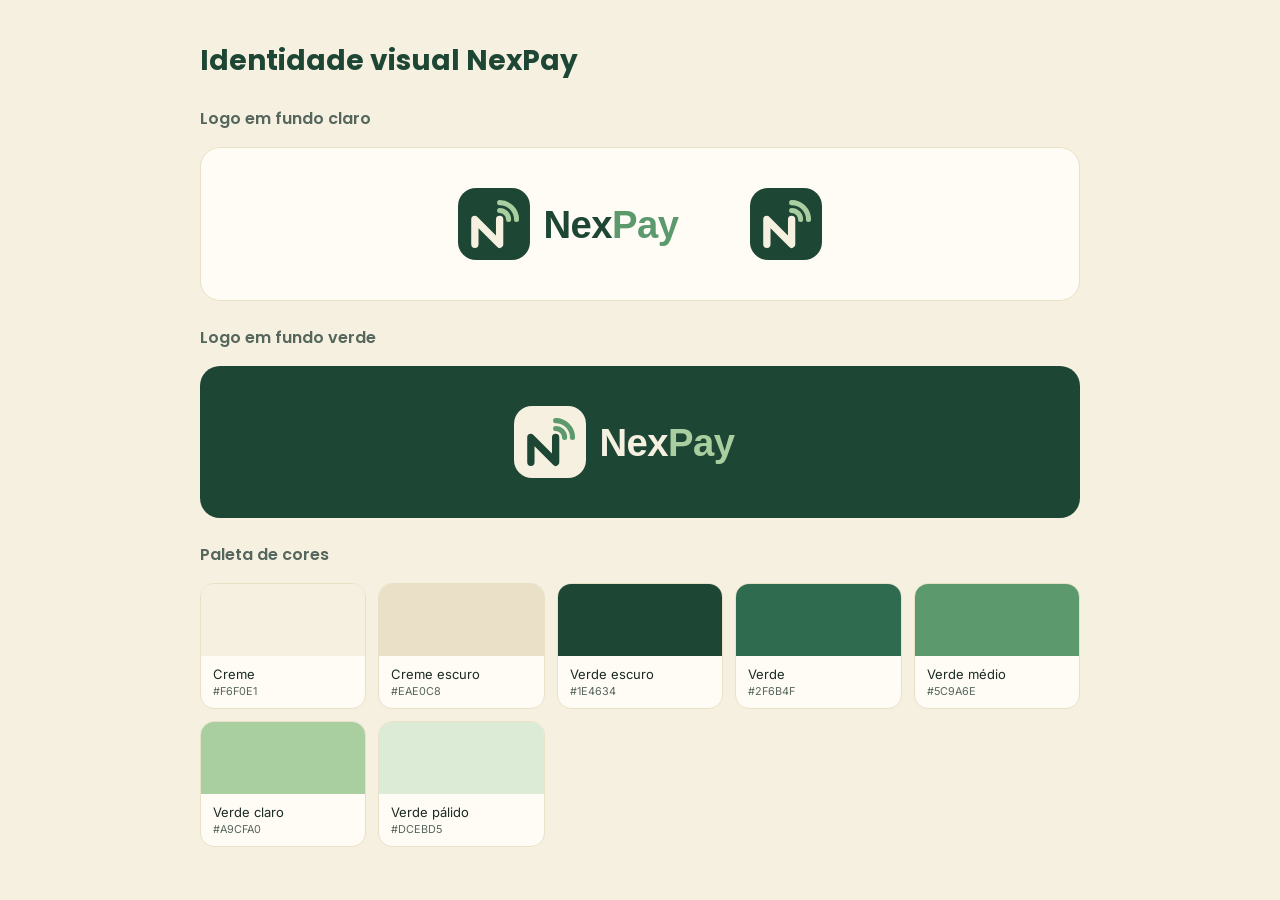
<file: marca.html>
<!DOCTYPE html>
<html lang="pt-BR">
<head>
  <meta charset="UTF-8">
  <meta name="viewport" content="width=device-width, initial-scale=1.0">
  <title>NexPay — Identidade visual</title>
  <link rel="icon" href="assets/img/logo-icone.svg" type="image/svg+xml">
  <link rel="preconnect" href="https://fonts.googleapis.com">
  <link href="https://fonts.googleapis.com/css2?family=Poppins:wght@600;700&family=Inter:wght@400;500&display=swap" rel="stylesheet">
  <link rel="stylesheet" href="css/cores.css">
  <style>
    * { box-sizing: border-box; margin: 0; }
    body { background: var(--creme); color: var(--texto); font-family: var(--fonte-texto); padding: 40px 16px; }
    main { max-width: 880px; margin: 0 auto; display: grid; gap: 24px; }
    h1 { font-family: var(--fonte-titulo); color: var(--verde-escuro); font-size: 28px; }
    h2 { font-family: var(--fonte-titulo); font-size: 16px; color: var(--texto-suave); font-weight: 600; margin-bottom: 16px; }
    .bloco { border-radius: 20px; padding: 40px; display: flex; align-items: center; justify-content: center; gap: 40px; flex-wrap: wrap; }
    .claro { background: var(--branco-quente); border: 1px solid var(--creme-escuro); }
    .escuro { background: var(--verde-escuro); }
    .logo { height: 72px; }
    .icone { height: 72px; }
    .paleta { display: grid; grid-template-columns: repeat(auto-fill, minmax(140px, 1fr)); gap: 12px; }
    .cor { border-radius: 14px; overflow: hidden; border: 1px solid var(--creme-escuro); background: var(--branco-quente); }
    .cor span { display: block; height: 72px; }
    .cor p { padding: 10px 12px; font-size: 13px; }
    .cor small { color: var(--texto-suave); }
  </style>
</head>
<body>
  <main>
    <h1>Identidade visual NexPay</h1>

    <section>
      <h2>Logo em fundo claro</h2>
      <div class="bloco claro">
        <img class="logo" src="assets/img/logo-nexpay.svg" alt="Logo NexPay">
        <img class="icone" src="assets/img/logo-icone.svg" alt="Ícone NexPay">
      </div>
    </section>

    <section>
      <h2>Logo em fundo verde</h2>
      <div class="bloco escuro">
        <img class="logo" src="assets/img/logo-nexpay-claro.svg" alt="Logo NexPay versão clara">
      </div>
    </section>

    <section>
      <h2>Paleta de cores</h2>
      <div class="paleta">
        <div class="cor"><span style="background:#F6F0E1"></span><p>Creme<br><small>#F6F0E1</small></p></div>
        <div class="cor"><span style="background:#EAE0C8"></span><p>Creme escuro<br><small>#EAE0C8</small></p></div>
        <div class="cor"><span style="background:#1E4634"></span><p>Verde escuro<br><small>#1E4634</small></p></div>
        <div class="cor"><span style="background:#2F6B4F"></span><p>Verde<br><small>#2F6B4F</small></p></div>
        <div class="cor"><span style="background:#5C9A6E"></span><p>Verde médio<br><small>#5C9A6E</small></p></div>
        <div class="cor"><span style="background:#A9CFA0"></span><p>Verde claro<br><small>#A9CFA0</small></p></div>
        <div class="cor"><span style="background:#DCEBD5"></span><p>Verde pálido<br><small>#DCEBD5</small></p></div>
      </div>
    </section>
  </main>
</body>
</html>
</file>
<file: ecofert/css/ecofert.css>
/* =========================================================
   EcoFert — identidade Eco-Tech
   Paleta: Verde Floresta, Verde Natural, Verde Claro, Off-white
   ========================================================= */

:root {
  --floresta: #244D35;
  --natural: #6F9F78;
  --claro: #DCEBDD;
  --fundo: #E8EAE7;
  --card: #F8FAF6;
  --texto: #1E2B23;
  --texto-2: #4E5F53;
  --borda: rgba(36, 77, 53, .14);
  --amarelo: #E3B23C;
  --vermelho: #B4533F;

  --sombra: 0 2px 6px rgba(36, 77, 53, .06), 0 14px 32px rgba(36, 77, 53, .08);
  --fonte-titulo: 'Poppins', system-ui, sans-serif;
  --fonte: 'Inter', system-ui, sans-serif;
}

/* ---------- Base ---------- */
*, *::before, *::after { box-sizing: border-box; }
html { scroll-behavior: smooth; scroll-padding-top: 84px; }
body {
  margin: 0;
  background: var(--fundo);
  color: var(--texto);
  font: 400 16px/1.6 var(--fonte);
  -webkit-font-smoothing: antialiased;
  overflow-x: hidden;
}
h1, h2, h3, h4 { font-family: var(--fonte-titulo); color: var(--floresta); line-height: 1.2; margin: 0 0 .5em; }
h4 { font-size: 1rem; margin-top: 24px; }
p { margin: 0 0 1em; }
ul, ol { margin: 0; padding: 0; }
button, input { font: inherit; }
:focus-visible { outline: 3px solid var(--amarelo); outline-offset: 3px; border-radius: 8px; }

.container { width: min(1140px, 100% - 32px); margin-inline: auto; }
.secao { padding: 96px 0; position: relative; scroll-margin-top: 84px; }
.secao-alt { background: rgba(220, 235, 221, .42); }

.pular {
  position: absolute; left: 16px; top: -60px; z-index: 100;
  background: var(--floresta); color: #fff; padding: 10px 16px; border-radius: 12px; text-decoration: none;
}
.pular:focus { top: 12px; }

/* ---------- Botões e chips ---------- */
.btn {
  display: inline-flex; align-items: center; justify-content: center; gap: 8px;
  padding: 14px 24px; border: 0; border-radius: 999px; cursor: pointer;
  font: 600 .98rem var(--fonte); text-decoration: none;
  transition: transform .2s ease, box-shadow .3s ease, background .25s ease, color .25s ease;
}
.btn:hover { transform: translateY(-2px); }
.btn:active { transform: translateY(0) scale(.98); }
.btn:disabled { opacity: .45; cursor: not-allowed; transform: none; }
.btn-primario { background: var(--natural); color: #fff; box-shadow: 0 12px 24px -10px rgba(111, 159, 120, .8); }
.btn-primario:hover { background: #5C8A65; }
.btn-secundario { background: transparent; color: var(--floresta); box-shadow: inset 0 0 0 1.5px var(--floresta); }
.btn-secundario:hover { background: var(--claro); }
.btn-pequeno { padding: 10px 18px; font-size: .9rem; }

.chip {
  display: inline-flex; align-items: center; gap: 8px;
  background: var(--card); border: 1px solid var(--borda); border-radius: 999px;
  padding: 7px 14px; font-size: .86rem; color: var(--floresta); cursor: pointer;
  transition: background .2s ease, transform .2s ease;
}
.chip::before { content: ""; width: 8px; height: 8px; border-radius: 50%; background: var(--natural); flex: 0 0 auto; }
.chip:hover { background: var(--claro); transform: translateY(-1px); }

/* ---------- Topo / navegação ---------- */
.topo {
  position: sticky; top: 0; z-index: 50;
  background: rgba(232, 234, 231, .88);
  backdrop-filter: blur(12px); -webkit-backdrop-filter: blur(12px);
  border-bottom: 1px solid var(--borda);
}
.topo-inner { display: flex; align-items: center; justify-content: space-between; gap: 20px; height: 68px; }
.marca { display: flex; align-items: center; gap: 10px; text-decoration: none; font: 700 1.2rem var(--fonte-titulo); color: var(--floresta); }
.menu { display: flex; gap: 4px; overflow-x: auto; scrollbar-width: none; }
.menu::-webkit-scrollbar { display: none; }
.menu a {
  white-space: nowrap; padding: 8px 14px; border-radius: 999px;
  color: var(--texto-2); text-decoration: none; font-weight: 500; font-size: .92rem;
  transition: background .25s ease, color .25s ease;
}
.menu a b { color: var(--natural); margin-right: 6px; font-family: var(--fonte-titulo); font-weight: 600; }
.menu a:hover { background: var(--claro); color: var(--floresta); }
.menu a[aria-current="true"] { background: var(--floresta); color: #fff; }
.menu a[aria-current="true"] b { color: var(--claro); }

/* ---------- Hero ---------- */
.hero { padding: 56px 0 96px; overflow: hidden; }
.hero::before {
  content: ""; position: absolute; width: 560px; height: 560px; border-radius: 50%;
  right: -200px; top: -160px;
  background: radial-gradient(circle at 35% 35%, var(--claro), rgba(220, 235, 221, 0) 70%);
  pointer-events: none;
}
.hero-grid { position: relative; z-index: 1; display: grid; grid-template-columns: 1.05fr .95fr; gap: 56px; align-items: center; }
.selo {
  display: inline-flex; align-items: center; background: var(--claro); color: var(--floresta);
  padding: 6px 14px; border-radius: 999px; font-size: .82rem; font-weight: 600; letter-spacing: .02em;
}
.hero h1 { font-size: clamp(2.1rem, 4.4vw, 3.5rem); margin: 20px 0 14px; letter-spacing: -.015em; }
.hero h1 span { color: var(--natural); display: block; }
.lead { font-size: 1.2rem; color: var(--floresta); font-weight: 500; }
.acoes { display: flex; flex-wrap: wrap; gap: 12px; margin: 28px 0 0; }
.problema { list-style: none; display: grid; grid-template-columns: repeat(3, 1fr); gap: 12px; margin-top: 36px; }
.problema li { background: var(--card); border-radius: 20px; padding: 16px 18px; box-shadow: var(--sombra); font-size: .9rem; color: var(--texto-2); }
.problema b { display: block; font-family: var(--fonte-titulo); color: var(--floresta); font-size: .98rem; margin-bottom: 4px; }

.hero-visual { display: flex; flex-direction: column; align-items: center; gap: 16px; }
.dica-toque { font-size: .86rem; color: var(--texto-2); margin: 0; }
.legenda { list-style: none; display: flex; flex-wrap: wrap; gap: 8px; justify-content: center; }

/* ---------- Lixeira (SVG) ---------- */
.bin-wrap {
  width: min(340px, 100%);
  transform: perspective(900px) rotateX(var(--rx, 0deg)) rotateY(var(--ry, 0deg));
  transition: transform .5s cubic-bezier(.2, .7, .2, 1);
}
.bin-hero .lixeira { animation: flutuar 6.5s ease-in-out infinite; }
.lixeira { width: 100%; height: auto; overflow: visible; display: block; filter: drop-shadow(0 18px 26px rgba(36, 77, 53, .18)); }

.lixeira .sombra { fill: var(--floresta); opacity: .12; }
.lixeira .casco { fill: var(--claro); stroke: var(--floresta); stroke-width: 3; }
.lixeira .visor { fill: var(--card); stroke: var(--floresta); stroke-width: 2.5; }
.lixeira .rotor rect, .lixeira .rotor circle { fill: var(--floresta); }
.lixeira .rotor { transform-box: view-box; transform-origin: 150px 166px; }
.lixeira .substrato { fill: #B9854F; opacity: 0; transform: translateY(-26px); transition: opacity .6s ease, transform .9s cubic-bezier(.2, .7, .2, 1); }
.lixeira .heat { fill: var(--amarelo); opacity: 0; transition: opacity .9s ease; }
.lixeira .composto { fill: #7A5A3A; opacity: 0; transform: scaleY(.2); transform-box: view-box; transform-origin: 150px 298px; transition: opacity .8s ease, transform 1s cubic-bezier(.2, .7, .2, 1); }
.lixeira .muda { opacity: 0; transform: scale(.2); transform-box: view-box; transform-origin: 150px 268px; transition: opacity .8s ease .3s, transform .9s cubic-bezier(.2, .8, .2, 1) .3s; }
.lixeira .muda .talo { fill: none; stroke: var(--floresta); stroke-width: 3; stroke-linecap: round; }
.lixeira .muda .folha { fill: var(--natural); }
.lixeira .scrap { fill: #A4703F; opacity: 0; }
.lixeira .tampa-corpo { fill: var(--natural); stroke: var(--floresta); stroke-width: 3; }
.lixeira .puxador { fill: var(--floresta); }
.lixeira .tampa {
  transform-box: view-box; transform-origin: 62px 101px;
  transition: transform .9s cubic-bezier(.3, .7, .2, 1);
}

/* Estados por etapa (data-etapa no svg: 0 = repouso, 1..5 = etapas) */
.lixeira[data-etapa="1"] .tampa,
.bin-hero:hover .lixeira .tampa { transform: rotate(-30deg); }
.lixeira[data-etapa="1"] .scrap { animation: queda 2.4s ease-in infinite; }
.lixeira[data-etapa="2"] .rotor { animation: girar .7s linear infinite; }
.lixeira[data-etapa="3"] .substrato,
.lixeira[data-etapa="4"] .substrato,
.lixeira[data-etapa="5"] .substrato { opacity: 1; transform: none; }
.lixeira[data-etapa="4"] .heat,
.lixeira[data-etapa="5"] .heat { opacity: .55; }
.lixeira[data-etapa="5"] .composto { opacity: 1; transform: scaleY(1); }
.lixeira[data-etapa="5"] .muda { opacity: 1; transform: scale(1); }

/* Pontos de sensores */
.lixeira .hotspot { cursor: pointer; outline: none; }
.lixeira .hotspot .halo {
  fill: rgba(111, 159, 120, .28);
  transform-box: fill-box; transform-origin: center;
  animation: pulso 2.6s ease-out infinite;
}
.lixeira .hotspot .nucleo { fill: var(--floresta); stroke: #fff; stroke-width: 2; transition: fill .25s ease, transform .25s ease; transform-box: fill-box; transform-origin: center; }
.lixeira .hotspot .ponto { fill: #fff; pointer-events: none; }
.lixeira .hotspot:hover .nucleo,
.lixeira .hotspot:focus-visible .nucleo { fill: var(--natural); transform: scale(1.2); }
.lixeira .hotspot.destaque .nucleo { fill: var(--amarelo); stroke: var(--floresta); transform: scale(1.25); }
.lixeira .hotspot.destaque .halo { fill: rgba(227, 178, 60, .35); }

/* Chips da legenda e componentes */
.comps { list-style: none; display: grid; gap: 10px; margin-bottom: 8px; }
.comps button {
  width: 100%; text-align: left; cursor: pointer;
  display: flex; flex-direction: column; gap: 2px;
  background: var(--claro); border: 0; border-radius: 16px; padding: 12px 16px;
  color: var(--texto-2); font-size: .9rem; transition: transform .2s ease, box-shadow .2s ease;
}
.comps button:hover { transform: translateX(4px); box-shadow: var(--sombra); }
.comps b { color: var(--floresta); font-family: var(--fonte-titulo); font-weight: 600; font-size: .95rem; }

/* ---------- 02. Processo ---------- */
.cabecalho-secao { max-width: 680px; margin-bottom: 44px; }
.num { display: block; font: 600 .8rem var(--fonte); color: var(--natural); letter-spacing: .14em; text-transform: uppercase; margin-bottom: 10px; }
.cabecalho-secao h2 { font-size: clamp(1.7rem, 3vw, 2.5rem); }
.cabecalho-secao p { color: var(--texto-2); font-size: 1.05rem; margin: 0; }

.trilha { position: relative; display: grid; grid-template-columns: repeat(5, 1fr); gap: 8px; margin-bottom: 40px; }
.trilha::before {
  content: ""; position: absolute; top: 23px; left: 10%; right: 10%; height: 3px;
  background: var(--claro); border-radius: 3px; z-index: 0;
}
.trilha-passo {
  position: relative; z-index: 1; background: none; border: 0; padding: 0; cursor: pointer;
  display: flex; flex-direction: column; align-items: center; gap: 10px;
  font: 500 .86rem var(--fonte); color: var(--texto-2); text-align: center;
}
.trilha-passo .bolinha {
  width: 48px; height: 48px; border-radius: 50%; display: grid; place-items: center;
  background: var(--card); color: var(--floresta); font: 700 1rem var(--fonte-titulo);
  box-shadow: inset 0 0 0 2px var(--claro), var(--sombra);
  transition: background .4s ease, color .4s ease, box-shadow .4s ease;
}
.trilha-passo.concluido .bolinha { background: var(--claro); }
.trilha-passo[aria-pressed="true"] { color: var(--floresta); font-weight: 600; }
.trilha-passo[aria-pressed="true"] .bolinha { background: var(--natural); color: #fff; box-shadow: 0 0 0 6px rgba(111, 159, 120, .22); }
.trilha-passo:hover .bolinha { transform: translateY(-2px); }

.processo-grid { display: grid; grid-template-columns: 1fr 1fr; gap: 28px; align-items: stretch; }
.palco {
  position: relative; overflow: hidden; border-radius: 32px; padding: 36px;
  display: grid; place-items: center; min-height: 440px;
  background: linear-gradient(160deg, var(--card) 0%, var(--claro) 100%);
  box-shadow: var(--sombra);
}
.palco .bin-wrap { width: min(300px, 100%); }
.detalhe {
  background: var(--card); border-radius: 32px; padding: 36px; box-shadow: var(--sombra);
  display: flex; flex-direction: column;
}
.detalhe.entrar { animation: entrar .5s cubic-bezier(.2, .7, .2, 1) both; }
.etapa-num { font-size: .85rem; font-weight: 600; color: var(--natural); margin-bottom: 4px; }
.detalhe h3 { font-size: 1.7rem; margin-bottom: 6px; }
.detalhe .sub { color: var(--natural); font-weight: 600; margin-bottom: 14px; }
.detalhe > p:not(.sub):not(.etapa-num) { color: var(--texto-2); }
.controles { margin-top: auto; padding-top: 24px; display: flex; align-items: center; justify-content: space-between; gap: 12px; }
.contador { font: 600 .95rem var(--fonte-titulo); color: var(--floresta); }

/* ---------- 03. Guia ---------- */
.busca { background: var(--card); border-radius: 28px; padding: 30px; box-shadow: var(--sombra); margin-bottom: 28px; }
.busca label { display: block; font: 600 1.2rem var(--fonte-titulo); color: var(--floresta); margin-bottom: 14px; }
.busca-linha { display: flex; flex-wrap: wrap; gap: 10px; }
.busca input {
  flex: 1 1 280px; min-width: 0; padding: 14px 20px; border-radius: 999px;
  border: 1.5px solid var(--borda); background: #fff; color: var(--texto); font-size: 1rem;
  transition: border-color .2s ease, box-shadow .2s ease;
}
.busca input:focus { outline: none; border-color: var(--natural); box-shadow: 0 0 0 4px rgba(111, 159, 120, .2); }
.sugestoes { display: flex; flex-wrap: wrap; gap: 8px; margin-top: 16px; }
.resposta {
  display: none; margin-top: 20px; padding: 22px 24px; border-radius: 22px;
  background: var(--claro); border-left: 6px solid var(--natural);
}
.resposta.visivel { display: block; animation: entrar .45s cubic-bezier(.2, .7, .2, 1) both; }
.resposta h4 { margin: 10px 0 6px; font-size: 1.2rem; }
.resposta p { margin: 0; color: var(--texto-2); }
.resposta .rel { margin-top: 10px; font-size: .88rem; }
.resposta.amarelo { border-left-color: var(--amarelo); background: #FBF3D9; }
.resposta.vermelho { border-left-color: var(--vermelho); background: #F7E1DB; }
.etiqueta {
  display: inline-block; padding: 4px 12px; border-radius: 999px; font-size: .78rem; font-weight: 600;
  color: #fff; background: var(--natural);
}
.resposta.amarelo .etiqueta { background: var(--amarelo); color: #4A3800; }
.resposta.vermelho .etiqueta { background: var(--vermelho); }
.resposta.vazio .etiqueta { background: var(--texto-2); }

.colunas { display: grid; grid-template-columns: repeat(3, 1fr); gap: 20px; }
.coluna { background: var(--card); border-radius: 26px; padding: 26px; box-shadow: var(--sombra); border-top: 6px solid var(--natural); }
.coluna.amarelo { border-top-color: var(--amarelo); }
.coluna.vermelho { border-top-color: var(--vermelho); }
.coluna h3 { font-size: 1.15rem; }
.coluna ul { list-style: none; display: flex; flex-direction: column; gap: 6px; margin-top: 14px; }
.coluna li button {
  width: 100%; text-align: left; cursor: pointer; background: transparent; border: 0;
  padding: 10px 14px; border-radius: 14px; color: var(--texto); font-size: .95rem;
  transition: background .2s ease;
}
.coluna li button:hover { background: var(--claro); }

/* ---------- 04. Dashboard ---------- */
.barra-status {
  display: flex; flex-wrap: wrap; align-items: center; justify-content: space-between; gap: 14px;
  background: var(--card); border-radius: 999px; padding: 10px 10px 10px 24px;
  box-shadow: var(--sombra); margin-bottom: 16px;
}
.online { display: inline-flex; align-items: center; gap: 10px; font-weight: 600; color: var(--floresta); }
.online i {
  width: 10px; height: 10px; border-radius: 50%; background: var(--natural);
  animation: pulsoOn 2s infinite;
}
#estagio-texto { font-weight: 600; color: var(--texto-2); }
.demo-fase { min-height: 34px; margin-bottom: 20px; }
.fase-pill {
  display: inline-flex; align-items: center; gap: 8px; padding: 6px 14px; border-radius: 999px;
  background: var(--floresta); color: #fff; font-size: .88rem; font-weight: 600;
  animation: entrar .4s ease both;
}

.metricas { display: grid; grid-template-columns: repeat(4, 1fr); gap: 16px; margin-bottom: 20px; }
.metrica {
  position: relative; overflow: hidden; background: var(--card); border-radius: 26px;
  padding: 22px 22px 20px; box-shadow: var(--sombra);
}
.metrica::after {
  content: ""; position: absolute; right: -34px; top: -34px; width: 110px; height: 110px;
  border-radius: 50%; background: var(--claro); opacity: .75;
}
.metrica > * { position: relative; z-index: 1; }
.rotulo { font-size: .86rem; color: var(--texto-2); font-weight: 500; margin: 0; }
.valor {
  font: 700 2.1rem/1.1 var(--fonte-titulo); color: var(--floresta);
  margin: 10px 0 6px; font-variant-numeric: tabular-nums;
}
.sensor { font-size: .78rem; color: var(--natural); font-weight: 600; margin: 0; }
.metricas .valor.pulsa { animation: entrar .35s ease; }

.painel { display: grid; grid-template-columns: 1.4fr 1fr; gap: 20px; }
.card { background: var(--card); border-radius: 26px; padding: 26px; box-shadow: var(--sombra); }
.card h3 { font-size: 1.1rem; margin-bottom: 4px; }
.card-cab { display: flex; flex-wrap: wrap; justify-content: space-between; align-items: baseline; gap: 10px; }
.legenda-graf { display: flex; gap: 14px; font-size: .84rem; color: var(--texto-2); }
.sw { display: inline-block; width: 18px; height: 4px; border-radius: 4px; margin-right: 6px; vertical-align: middle; }
.sw-temp { background: var(--floresta); }
.sw-umid { background: var(--natural); }
.card.grafico { display: flex; flex-direction: column; }
#grafico { width: 100%; height: auto; margin-top: 14px; }
.resumo-graf { display: grid; grid-template-columns: repeat(4, 1fr); gap: 10px; margin-top: auto; padding-top: 18px; }
.resumo-graf div { background: #fff; border-radius: 16px; padding: 12px 14px; }
.resumo-graf span { display: block; font-size: .76rem; color: var(--texto-2); }
.resumo-graf b { font: 600 1.1rem var(--fonte-titulo); color: var(--floresta); font-variant-numeric: tabular-nums; }
#grafico .grade line { stroke: var(--borda); stroke-width: 1; }
#grafico .linha { fill: none; stroke-width: 3.5; stroke-linecap: round; stroke-linejoin: round; }
#grafico .linha-temp { stroke: var(--floresta); }
#grafico .linha-umid { stroke: var(--natural); stroke-dasharray: 6 6; }
#grafico .ponto { stroke: #fff; stroke-width: 2; }
#grafico .ponto-temp { fill: var(--floresta); }
#grafico .ponto-umid { fill: var(--natural); }

.barra { height: 12px; border-radius: 999px; background: var(--claro); overflow: hidden; margin: 14px 0 10px; }
.barra span {
  display: block; height: 100%; width: 0; border-radius: inherit;
  background: linear-gradient(90deg, var(--natural), var(--floresta));
  transition: width 1s cubic-bezier(.2, .7, .2, 1);
}
.tempo { color: var(--texto-2); font-size: .92rem; margin-bottom: 18px; }
.tempo b, .tempo span:first-child { color: var(--floresta); font-weight: 600; }

.atuadores { list-style: none; display: flex; flex-direction: column; gap: 8px; }
.atuadores li {
  display: flex; justify-content: space-between; align-items: center; gap: 12px;
  background: #fff; border-radius: 16px; padding: 12px 16px; font-size: .92rem; color: var(--texto-2);
}
.atuadores b {
  font-size: .8rem; padding: 4px 12px; border-radius: 999px;
  background: var(--fundo); color: var(--texto-2); transition: background .3s ease, color .3s ease;
}
.atuadores li.ligado b { background: var(--natural); color: #fff; }

.log {
  list-style: none; margin-top: 10px; max-height: 190px; overflow-y: auto;
  display: flex; flex-direction: column; gap: 8px; font-size: .88rem; color: var(--texto-2);
}
.log li { padding-left: 14px; border-left: 3px solid var(--claro); }
.log time { font-variant-numeric: tabular-nums; color: var(--natural); font-weight: 600; margin-right: 6px; }

/* ---------- 05. Impacto ---------- */
.imp-cards { display: grid; grid-template-columns: repeat(3, 1fr); gap: 16px; margin-bottom: 20px; }
.calc {
  display: grid; grid-template-columns: 1.3fr 1fr; gap: 28px; align-items: center; margin-bottom: 20px;
}
.calc label { display: block; font-size: 1.02rem; color: var(--floresta); margin-bottom: 14px; }
.calc input[type="range"] {
  -webkit-appearance: none; appearance: none; width: 100%; height: 8px; margin: 10px 0;
  border-radius: 999px; background: var(--claro); outline: none; cursor: pointer;
}
.calc input[type="range"]::-webkit-slider-thumb {
  -webkit-appearance: none; width: 24px; height: 24px; border-radius: 50%;
  background: var(--natural); border: 4px solid #fff; box-shadow: 0 2px 8px rgba(36, 77, 53, .3);
}
.calc input[type="range"]::-moz-range-thumb {
  width: 16px; height: 16px; border-radius: 50%; background: var(--natural); border: 4px solid #fff;
}
.calc input[type="range"]:focus-visible { box-shadow: 0 0 0 4px rgba(227, 178, 60, .5); }
.saida { font: 600 1.15rem var(--fonte-titulo); color: var(--natural); margin: 12px 0 0; }
.nota { font-size: .86rem; color: var(--texto-2); margin: 0; }
.nota code { font-size: .82rem; background: var(--claro); padding: 1px 6px; border-radius: 6px; }

.ods { display: grid; grid-template-columns: 1fr 1fr; gap: 20px; margin-bottom: 20px; }
.ods-card { display: flex; gap: 18px; align-items: flex-start; }
.ods-card h3 { font-size: 1.02rem; }
.ods-card p { color: var(--texto-2); margin: 0; font-size: .94rem; }
.ods-num {
  flex: 0 0 auto; width: 64px; height: 64px; border-radius: 18px;
  display: grid; place-items: center; color: #fff; font: 700 1.6rem var(--fonte-titulo);
}
.ods-11 { background: #E8962A; }
.ods-12 { background: #A8772B; }

.fluxo { list-style: none; display: flex; flex-wrap: wrap; align-items: stretch; gap: 10px; margin: 18px 0 16px; }
.fluxo li {
  flex: 1 1 160px; background: var(--claro); border-radius: 20px; padding: 18px 14px; text-align: center;
  font: 600 .95rem var(--fonte-titulo); color: var(--floresta);
}
.fluxo li > span { display: block; font-size: 1.5rem; color: var(--natural); line-height: 1.2; }
.fluxo li.seta { flex: 0 0 auto; align-self: center; background: none; padding: 0 2px; color: var(--natural); font-size: 1.3rem; }

/* ---------- Rodapé ---------- */
.rodape { padding: 40px 0; border-top: 1px solid var(--borda); color: var(--texto-2); font-size: .9rem; text-align: center; }
.rodape p { margin: 0; }

/* ---------- Modal ---------- */
.modal {
  border: 0; padding: 0; border-radius: 28px; width: min(540px, calc(100% - 32px));
  background: var(--card); color: var(--texto); box-shadow: 0 30px 80px rgba(20, 40, 28, .35);
}
.modal::backdrop { background: rgba(30, 50, 38, .45); backdrop-filter: blur(3px); }
.modal[open] { animation: subir .35s cubic-bezier(.2, .7, .2, 1); }
.modal-corpo { padding: 30px; position: relative; }
.modal-tag {
  display: inline-block; font-size: .8rem; font-weight: 600; color: var(--floresta);
  background: var(--claro); padding: 4px 12px; border-radius: 999px; margin-bottom: 10px;
}
.modal h3 { font-size: 1.6rem; margin-bottom: 14px; }
.modal p { color: var(--texto-2); margin-bottom: 10px; }
.modal p b { color: var(--floresta); }
.modal h4 { margin-top: 18px; margin-bottom: 8px; font-size: .95rem; }
.modal pre {
  background: var(--floresta); color: var(--claro); border-radius: 16px; padding: 16px;
  overflow-x: auto; font: 500 .84rem/1.6 ui-monospace, SFMono-Regular, Menlo, monospace; margin: 0;
}
.fechar {
  position: absolute; top: 14px; right: 14px; width: 40px; height: 40px; border-radius: 50%;
  border: 0; background: var(--claro); color: var(--floresta); font-size: 1.4rem; line-height: 1; cursor: pointer;
  transition: background .2s ease;
}
.fechar:hover { background: #cfe2d1; }

/* ---------- Animações ---------- */
@keyframes flutuar { 0%, 100% { transform: translateY(0); } 50% { transform: translateY(-9px); } }
@keyframes pulso { 0% { transform: scale(.7); opacity: .95; } 100% { transform: scale(2); opacity: 0; } }
@keyframes girar { to { transform: rotate(360deg); } }
@keyframes queda {
  0% { opacity: 0; transform: translateY(0); }
  15% { opacity: 1; }
  85% { opacity: 1; transform: translateY(190px); }
  100% { opacity: 0; transform: translateY(200px); }
}
@keyframes entrar { from { opacity: 0; transform: translateY(12px); } to { opacity: 1; transform: none; } }
@keyframes subir { from { opacity: 0; transform: translateY(16px) scale(.98); } to { opacity: 1; transform: none; } }
@keyframes pulsoOn {
  0% { box-shadow: 0 0 0 0 rgba(111, 159, 120, .6); }
  70% { box-shadow: 0 0 0 10px rgba(111, 159, 120, 0); }
  100% { box-shadow: 0 0 0 0 rgba(111, 159, 120, 0); }
}

/* ---------- Responsivo ---------- */
@media (max-width: 1024px) {
  .metricas { grid-template-columns: repeat(2, 1fr); }
}

@media (max-width: 900px) {
  .hero-grid, .processo-grid, .painel, .calc { grid-template-columns: 1fr; }
  .hero-grid { gap: 40px; }
  .colunas, .imp-cards, .ods { grid-template-columns: 1fr; }
  .palco { min-height: 360px; }
}

@media (max-width: 640px) {
  .secao { padding: 68px 0; }
  .topo-inner { flex-direction: column; align-items: stretch; height: auto; padding: 10px 0 8px; gap: 6px; }
  .marca { justify-content: center; }
  .menu { width: 100%; padding-bottom: 2px; }
  .menu a { padding: 7px 12px; font-size: .86rem; }
  .problema { grid-template-columns: 1fr; }
  .trilha-passo .rotulo { display: none; }
  .trilha-passo .bolinha { width: 42px; height: 42px; }
  .trilha::before { top: 20px; }
  .palco { padding: 20px; min-height: 0; }
  .detalhe { padding: 24px; border-radius: 26px; }
  .detalhe h3 { font-size: 1.4rem; }
  .controles .btn-pequeno { padding: 9px 14px; }
  .busca { padding: 20px; }
  .metricas { grid-template-columns: 1fr 1fr; gap: 12px; }
  .metrica { padding: 18px; border-radius: 22px; }
  .valor { font-size: 1.6rem; }
  .card { padding: 20px; border-radius: 22px; }
  .barra-status { border-radius: 24px; padding: 16px 18px; }
  .barra-status .btn { width: 100%; }
  .ods-card { flex-direction: column; }
  .fluxo li { flex: 1 1 100%; }
  .fluxo li.seta { transform: rotate(90deg); padding: 0; flex: 1 1 100%; text-align: center; }
  .modal-corpo { padding: 24px; }
}

@media (prefers-reduced-motion: reduce) {
  *, *::before, *::after {
    animation-duration: .01ms !important;
    animation-iteration-count: 1 !important;
    transition-duration: .01ms !important;
    scroll-behavior: auto !important;
  }
}
</file>
<file: css/cores.css>
/* Paleta oficial NexPay — creme e tons de verde */
:root {
  --creme: #F6F0E1;          /* fundo principal */
  --creme-escuro: #EAE0C8;   /* cards, divisórias */
  --branco-quente: #FFFCF5;  /* superfícies elevadas */
  --verde-escuro: #1E4634;   /* títulos, cabeçalho, botões principais */
  --verde: #2F6B4F;          /* links, destaques */
  --verde-medio: #5C9A6E;    /* detalhes, ícones */
  --verde-claro: #A9CFA0;    /* selos, fundos de destaque */
  --verde-palido: #DCEBD5;   /* fundos suaves */
  --texto: #1B2A22;          /* texto principal */
  --texto-suave: #55665C;    /* texto secundário */

  --fonte-titulo: 'Poppins', 'Segoe UI', Arial, sans-serif;
  --fonte-texto: 'Inter', 'Segoe UI', Arial, sans-serif;
}
</file>
